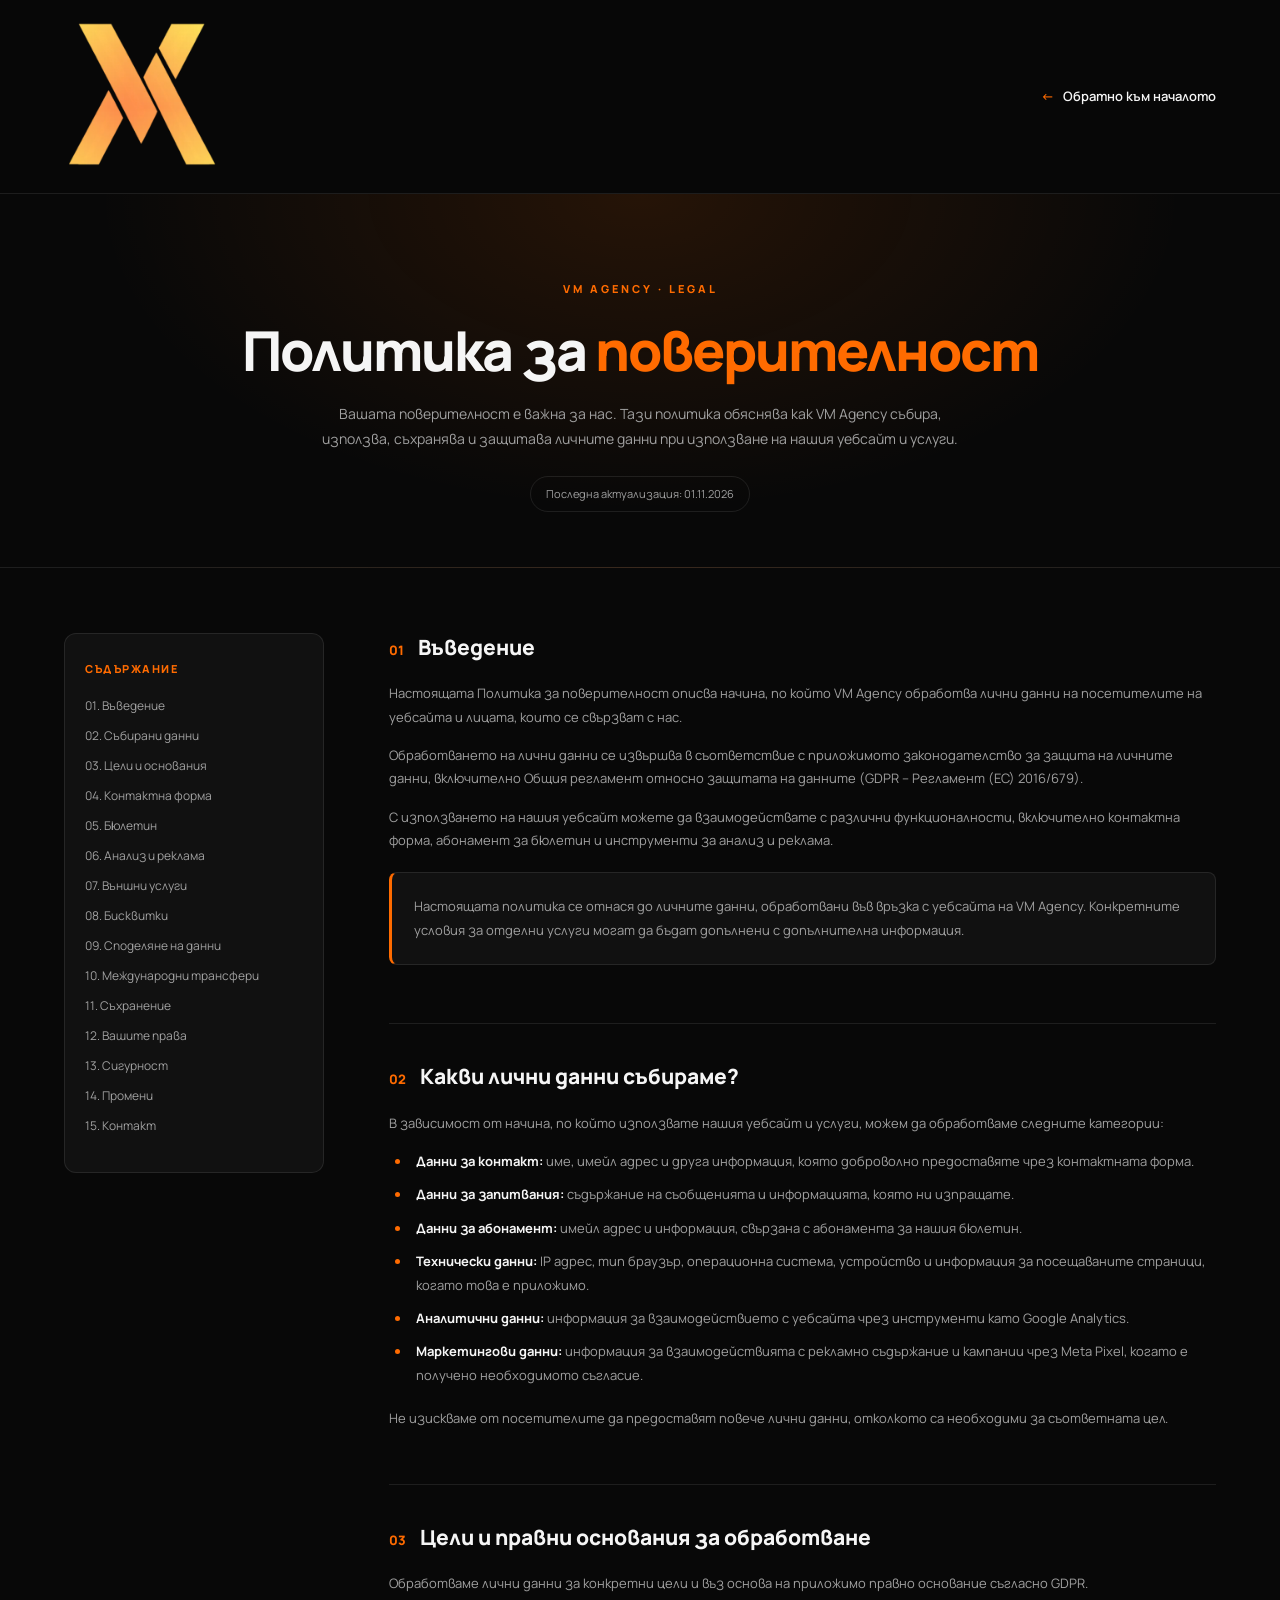
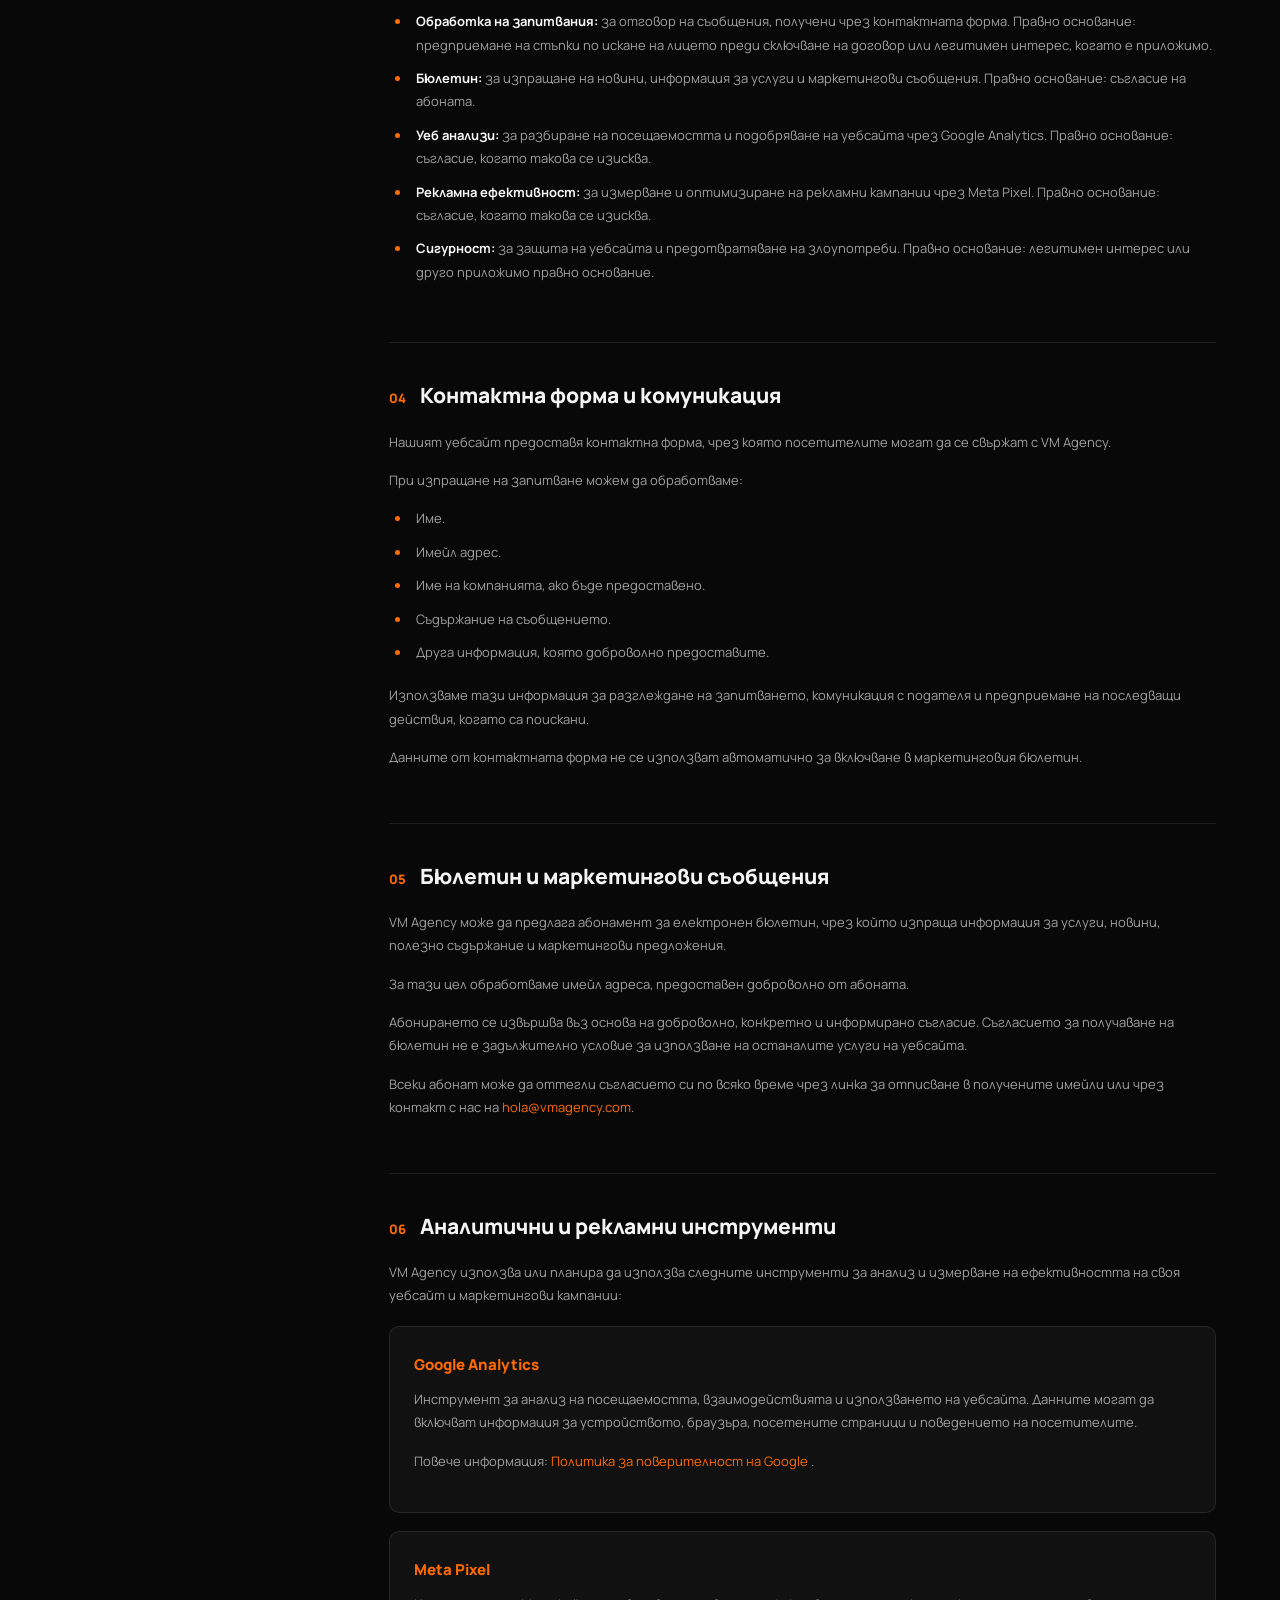
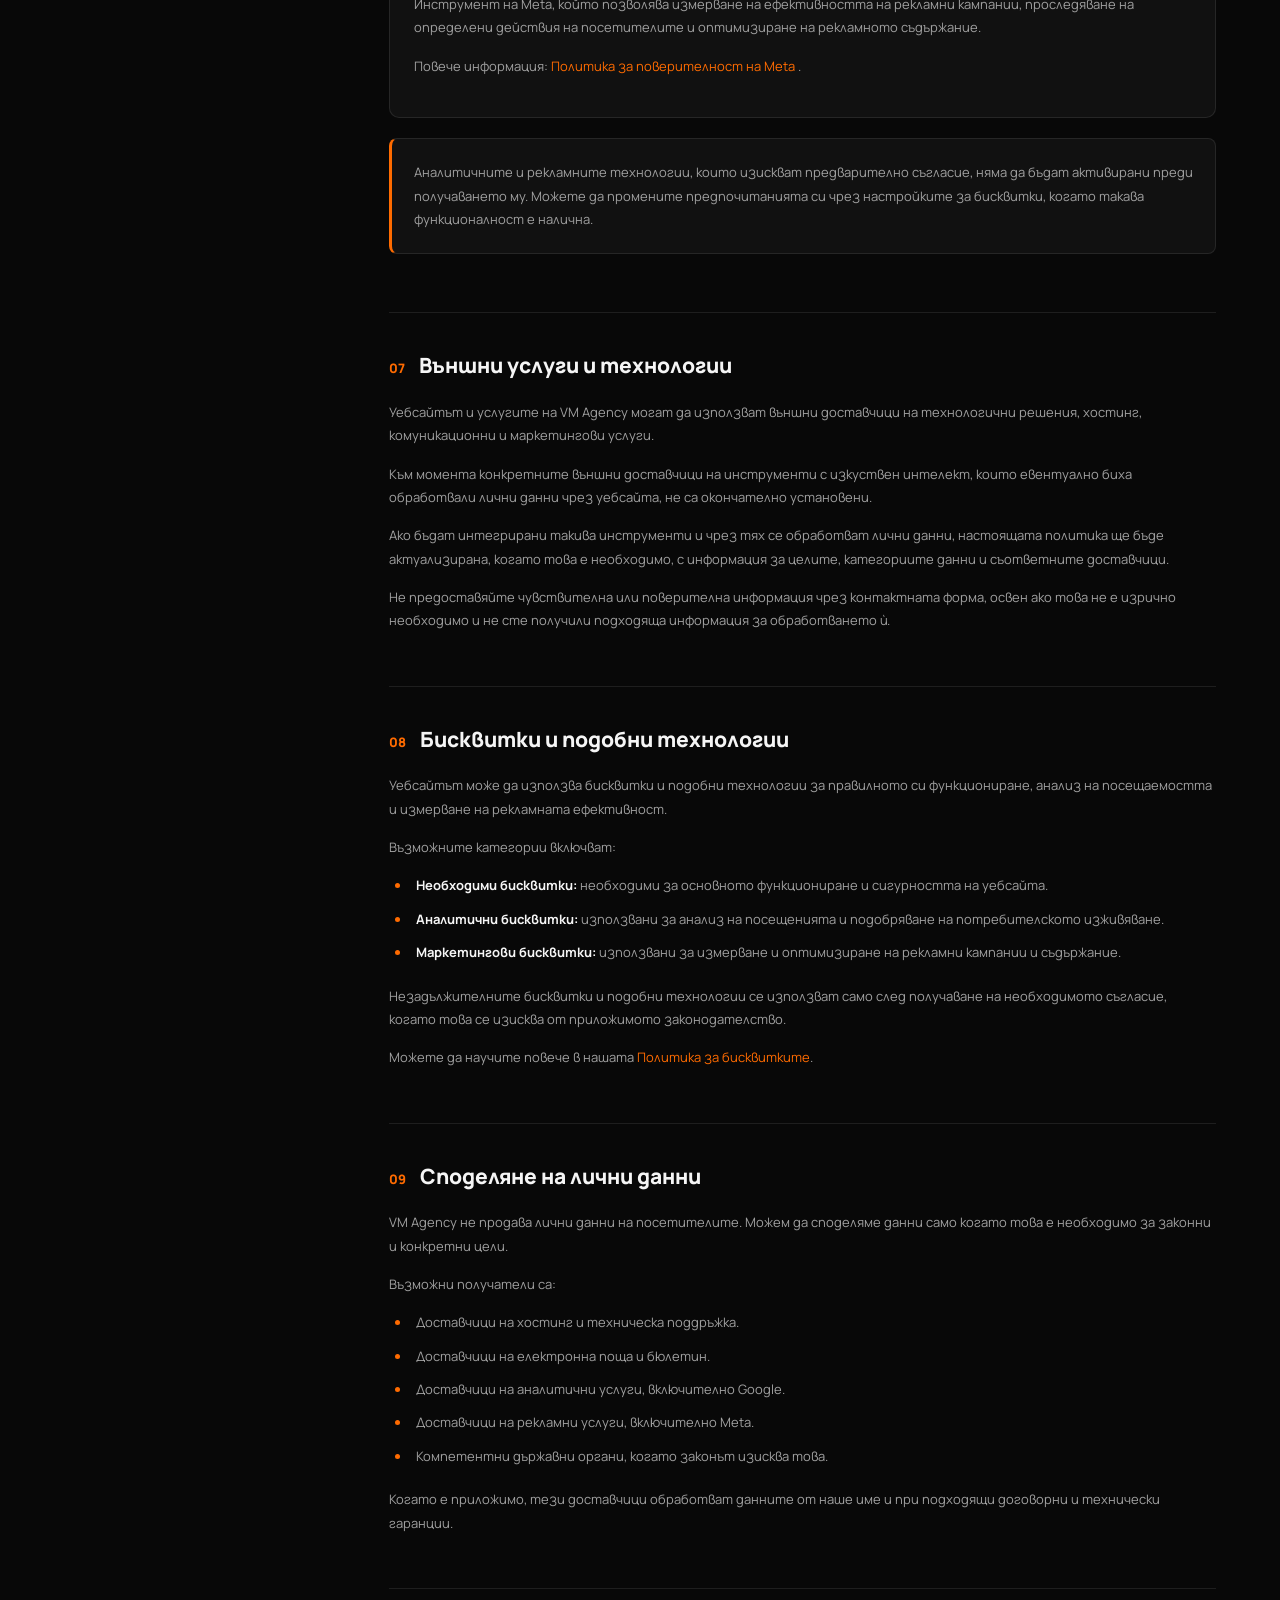
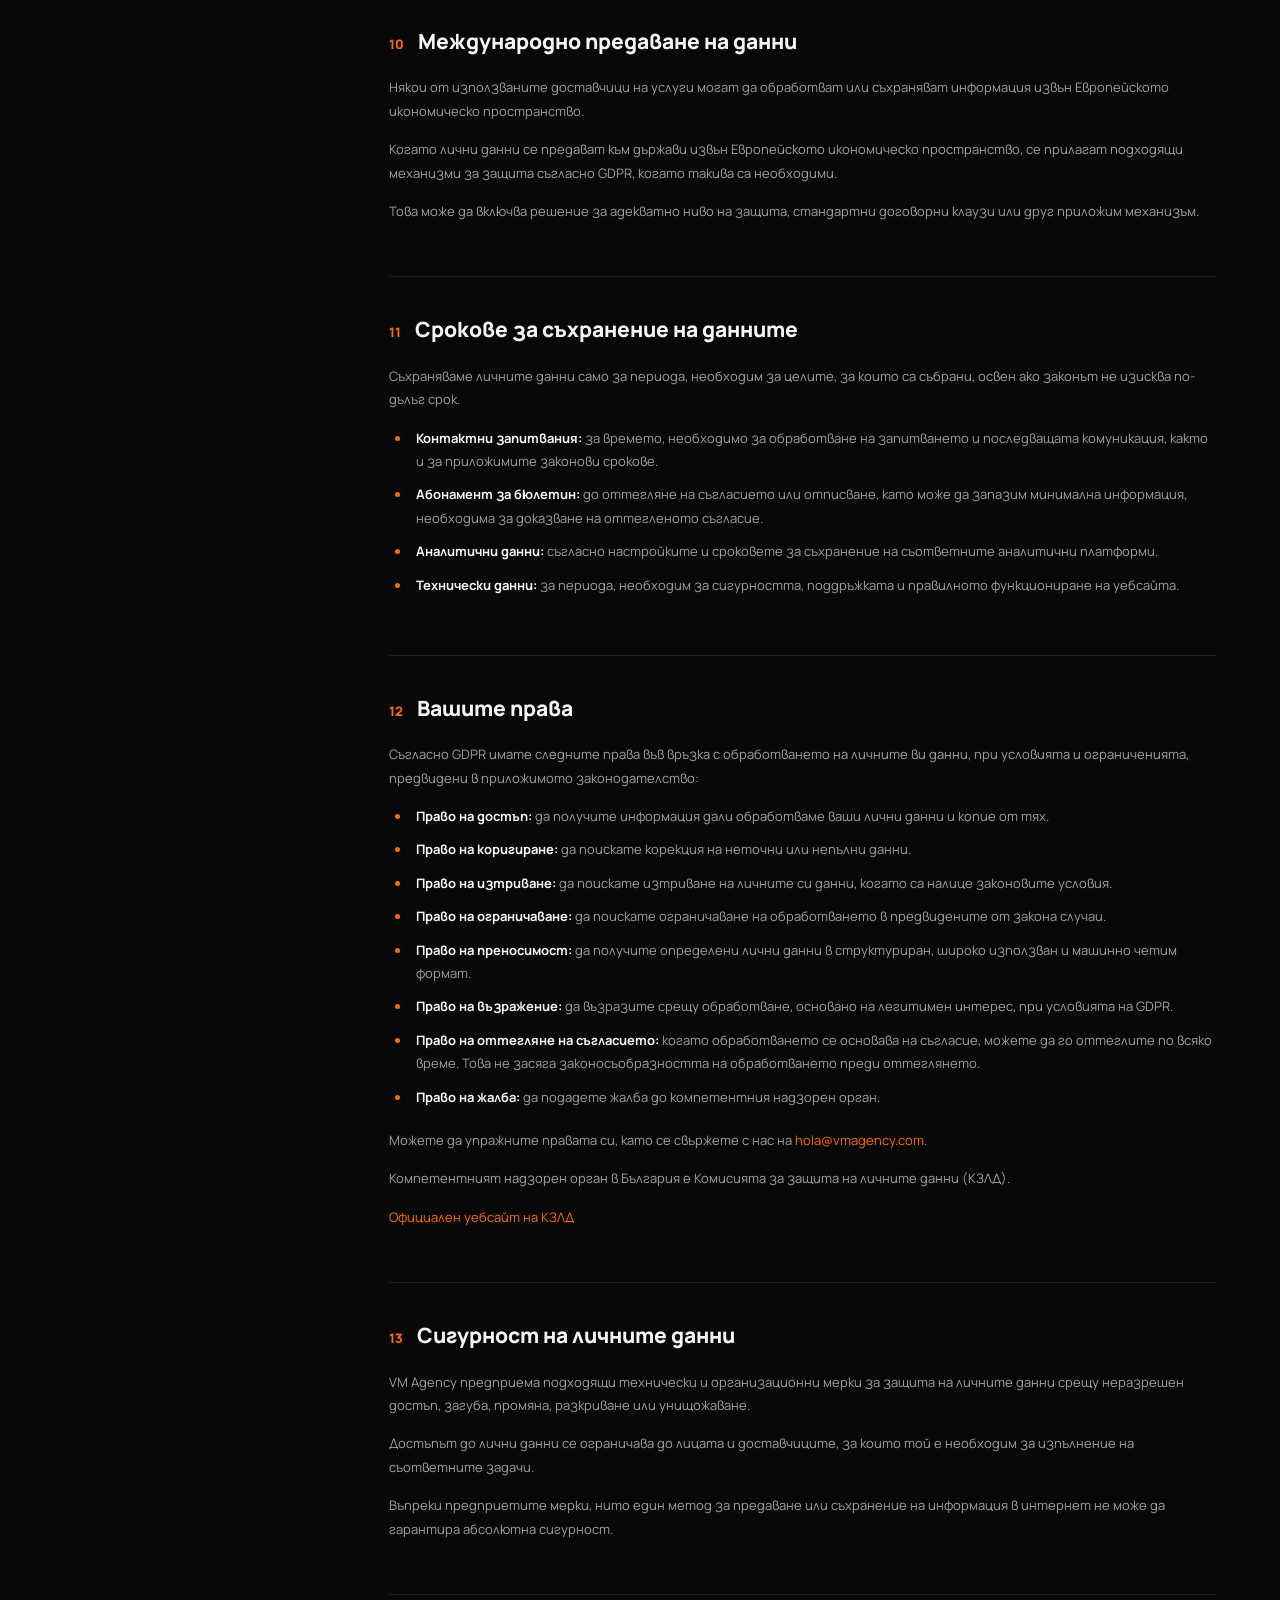
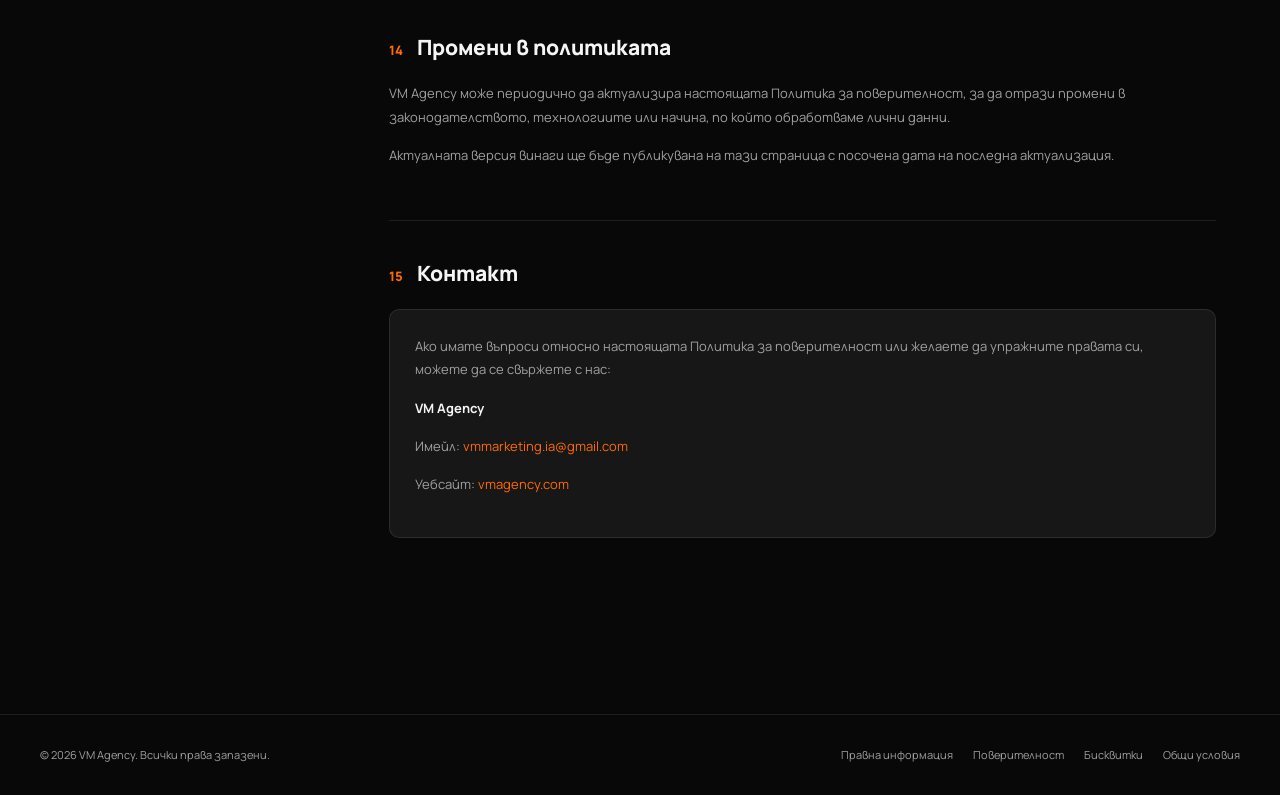
<file: legal/cookie-policy.html>
<!DOCTYPE html>
<html lang="bg">
<head>
    <meta charset="UTF-8">
    <meta name="viewport" content="width=device-width, initial-scale=1.0">

    <title>Политика за поверителност | VM Agency</title>
    <meta name="description" content="Политика за поверителност на VM Agency. Научете как събираме, използваме и защитаваме личните данни на посетителите на нашия уебсайт.">
    <meta name="robots" content="index, follow">

    <link rel="icon" href="../assets/favicon/favicon.ico">
    <link rel="preconnect" href="https://fonts.googleapis.com">
    <link rel="preconnect" href="https://fonts.gstatic.com" crossorigin>
    <link href="https://fonts.googleapis.com/css2?family=Manrope:wght@400;500;600;700;800&display=swap" rel="stylesheet">

    <style>
        :root {
            --bg: #080808;
            --surface: #111111;
            --surface-light: #171717;
            --text: #f5f5f5;
            --muted: #a0a0a0;
            --orange: #ff6b00;
            --border: rgba(255,255,255,0.09);
        }

        * {
            margin: 0;
            padding: 0;
            box-sizing: border-box;
        }

        html {
            scroll-behavior: smooth;
            scroll-padding-top: 100px;
        }

        body {
            font-family: 'Manrope', sans-serif;
            background: var(--bg);
            color: var(--text);
            line-height: 1.8;
        }

        a {
            color: var(--orange);
            text-decoration: none;
            transition: opacity 0.2s ease;
        }

        a:hover {
            opacity: 0.75;
        }

        .legal-header {
            border-bottom: 1px solid var(--border);
            background: rgba(8,8,8,0.95);
        }

        .header-inner {
            max-width: 1200px;
            margin: auto;
            padding: 22px 24px;
            display: flex;
            justify-content: space-between;
            align-items: center;
            gap: 20px;
        }

        .logo img {
            width: 155px;
            height: auto;
            display: block;
        }

        .back-link {
            color: var(--text);
            font-size: 13px;
            font-weight: 600;
        }

        .back-link span {
            color: var(--orange);
            margin-right: 6px;
        }

        .legal-hero {
            padding: 85px 24px 55px;
            text-align: center;
            border-bottom: 1px solid var(--border);
            background:
                radial-gradient(ellipse at 50% 0%, rgba(255,107,0,0.12), transparent 60%),
                var(--bg);
        }

        .eyebrow {
            color: var(--orange);
            font-size: 11px;
            font-weight: 800;
            letter-spacing: 3px;
            text-transform: uppercase;
            margin-bottom: 18px;
        }

        .legal-hero h1 {
            font-size: clamp(34px, 5vw, 55px);
            font-weight: 800;
            letter-spacing: -2px;
            line-height: 1.2;
            margin-bottom: 18px;
        }

        .legal-hero h1 span {
            color: var(--orange);
        }

        .hero-description {
            max-width: 650px;
            margin: auto;
            color: var(--muted);
            font-size: 14px;
        }

        .last-updated {
            display: inline-block;
            margin-top: 25px;
            padding: 7px 15px;
            border: 1px solid var(--border);
            border-radius: 30px;
            color: var(--muted);
            font-size: 11px;
        }

        .legal-layout {
            max-width: 1200px;
            margin: auto;
            padding: 65px 24px 100px;
            display: grid;
            grid-template-columns: 260px 1fr;
            gap: 65px;
            align-items: start;
        }

        .legal-sidebar {
            position: sticky;
            top: 30px;
            background: var(--surface);
            border: 1px solid var(--border);
            border-radius: 12px;
            padding: 25px 20px;
        }

        .sidebar-title {
            font-size: 11px;
            font-weight: 800;
            letter-spacing: 1.5px;
            color: var(--orange);
            text-transform: uppercase;
            margin-bottom: 18px;
        }

        .legal-sidebar ul {
            list-style: none;
        }

        .legal-sidebar li {
            margin-bottom: 12px;
        }

        .legal-sidebar a {
            color: var(--muted);
            font-size: 12px;
            line-height: 1.5;
            display: block;
        }

        .legal-sidebar a:hover {
            color: var(--orange);
        }

        .legal-content {
            min-width: 0;
        }

        .legal-block {
            padding-bottom: 38px;
            margin-bottom: 38px;
            border-bottom: 1px solid var(--border);
        }

        .legal-block:last-child {
            border-bottom: none;
        }

        .legal-block h2 {
            font-size: 21px;
            font-weight: 800;
            margin-bottom: 20px;
            line-height: 1.4;
        }

        .legal-block h2 span {
            color: var(--orange);
            font-size: 13px;
            margin-right: 10px;
        }

        .legal-block h3 {
            font-size: 15px;
            font-weight: 800;
            margin-bottom: 10px;
        }

        .legal-block p {
            color: var(--muted);
            font-size: 13px;
            margin-bottom: 15px;
        }

        .legal-block ul {
            padding-left: 22px;
            margin: 15px 0 20px;
        }

        .legal-block li {
            color: var(--muted);
            font-size: 13px;
            margin-bottom: 10px;
            padding-left: 5px;
        }

        .legal-block li::marker {
            color: var(--orange);
        }

        .legal-block strong {
            color: var(--text);
            font-weight: 700;
        }

        .info-card {
            background: var(--surface);
            border: 1px solid var(--border);
            border-left: 3px solid var(--orange);
            padding: 22px;
            border-radius: 8px;
            margin: 20px 0;
        }

        .info-card p:last-child {
            margin-bottom: 0;
        }

        .provider-card {
            background: var(--surface);
            border: 1px solid var(--border);
            padding: 24px;
            border-radius: 10px;
            margin: 18px 0;
        }

        .provider-card h3 {
            color: var(--orange);
        }

        .legal-contact {
            background: var(--surface-light);
            border: 1px solid var(--border);
            padding: 25px;
            border-radius: 10px;
        }

        .legal-footer {
            border-top: 1px solid var(--border);
            padding: 30px 24px;
        }

        .footer-inner {
            max-width: 1200px;
            margin: auto;
            display: flex;
            justify-content: space-between;
            align-items: center;
            gap: 20px;
            flex-wrap: wrap;
        }

        .footer-copy {
            color: var(--muted);
            font-size: 11px;
        }

        .footer-links {
            display: flex;
            gap: 20px;
            flex-wrap: wrap;
        }

        .footer-links a {
            color: var(--muted);
            font-size: 11px;
        }

        .footer-links a:hover {
            color: var(--orange);
        }

        @media (max-width: 850px) {
            .legal-layout {
                grid-template-columns: 1fr;
                gap: 35px;
                padding-top: 40px;
            }

            .legal-sidebar {
                position: static;
            }

            .legal-sidebar ul {
                display: grid;
                grid-template-columns: repeat(2, 1fr);
                gap: 8px 15px;
            }

            .legal-sidebar li {
                margin: 0;
            }
        }

        @media (max-width: 550px) {
            .header-inner {
                padding: 18px;
            }

            .logo img {
                width: 125px;
            }

            .legal-hero {
                padding: 60px 20px 40px;
            }

            .legal-layout {
                padding: 35px 18px 65px;
            }

            .legal-block h2 {
                font-size: 19px;
            }

            .legal-sidebar ul {
                grid-template-columns: 1fr;
            }

            .footer-inner {
                flex-direction: column;
                align-items: flex-start;
            }
        }
    </style>
</head>

<body>

<header class="legal-header">
    <div class="header-inner">

        <a href="../index.html" class="logo">
            <img src="../assets/logos/logo.webp" alt="VM Agency">
        </a>

        <a href="../index.html" class="back-link">
            <span>←</span> Обратно към началото
        </a>

    </div>
</header>

<section class="legal-hero">

    <div class="eyebrow">VM AGENCY · LEGAL</div>

    <h1>Политика за <span>поверителност</span></h1>

    <p class="hero-description">
        Вашата поверителност е важна за нас. Тази политика обяснява
        как VM Agency събира, използва, съхранява и защитава личните
        данни при използване на нашия уебсайт и услуги.
    </p>

    <div class="last-updated">
        Последна актуализация: 01.11.2026
    </div>

</section>

<main class="legal-layout">

    <aside class="legal-sidebar">

        <div class="sidebar-title">Съдържание</div>

        <ul>
            <li><a href="#introduction">01. Въведение</a></li>
            <li><a href="#data">02. Събирани данни</a></li>
            <li><a href="#purposes">03. Цели и основания</a></li>
            <li><a href="#contact-form">04. Контактна форма</a></li>
            <li><a href="#newsletter">05. Бюлетин</a></li>
            <li><a href="#analytics">06. Анализ и реклама</a></li>
            <li><a href="#external-tools">07. Външни услуги</a></li>
            <li><a href="#cookies">08. Бисквитки</a></li>
            <li><a href="#sharing">09. Споделяне на данни</a></li>
            <li><a href="#transfers">10. Международни трансфери</a></li>
            <li><a href="#retention">11. Съхранение</a></li>
            <li><a href="#rights">12. Вашите права</a></li>
            <li><a href="#security">13. Сигурност</a></li>
            <li><a href="#changes">14. Промени</a></li>
            <li><a href="#contact">15. Контакт</a></li>
        </ul>

    </aside>

    <div class="legal-content">

        <section class="legal-block" id="introduction">

            <h2><span>01</span> Въведение</h2>

            <p>
                Настоящата Политика за поверителност описва начина,
                по който VM Agency обработва лични данни на посетителите
                на уебсайта и лицата, които се свързват с нас.
            </p>

            <p>
                Обработването на лични данни се извършва в съответствие
                с приложимото законодателство за защита на личните данни,
                включително Общия регламент относно защитата на данните
                (GDPR – Регламент (ЕС) 2016/679).
            </p>

            <p>
                С използването на нашия уебсайт можете да взаимодействате
                с различни функционалности, включително контактна форма,
                абонамент за бюлетин и инструменти за анализ и реклама.
            </p>

            <div class="info-card">
                <p>
                    Настоящата политика се отнася до личните данни,
                    обработвани във връзка с уебсайта на VM Agency.
                    Конкретните условия за отделни услуги могат да бъдат
                    допълнени с допълнителна информация.
                </p>
            </div>

        </section>

        <section class="legal-block" id="data">

            <h2><span>02</span> Какви лични данни събираме?</h2>

            <p>
                В зависимост от начина, по който използвате нашия
                уебсайт и услуги, можем да обработваме следните категории:
            </p>

            <ul>
                <li>
                    <strong>Данни за контакт:</strong>
                    име, имейл адрес и друга информация, която доброволно
                    предоставяте чрез контактната форма.
                </li>

                <li>
                    <strong>Данни за запитвания:</strong>
                    съдържание на съобщенията и информацията,
                    която ни изпращате.
                </li>

                <li>
                    <strong>Данни за абонамент:</strong>
                    имейл адрес и информация, свързана с абонамента
                    за нашия бюлетин.
                </li>

                <li>
                    <strong>Технически данни:</strong>
                    IP адрес, тип браузър, операционна система,
                    устройство и информация за посещаваните страници,
                    когато това е приложимо.
                </li>

                <li>
                    <strong>Аналитични данни:</strong>
                    информация за взаимодействието с уебсайта
                    чрез инструменти като Google Analytics.
                </li>

                <li>
                    <strong>Маркетингови данни:</strong>
                    информация за взаимодействията с рекламно съдържание
                    и кампании чрез Meta Pixel, когато е получено
                    необходимото съгласие.
                </li>
            </ul>

            <p>
                Не изискваме от посетителите да предоставят повече
                лични данни, отколкото са необходими за съответната цел.
            </p>

        </section>

        <section class="legal-block" id="purposes">

            <h2><span>03</span> Цели и правни основания за обработване</h2>

            <p>
                Обработваме лични данни за конкретни цели и въз основа
                на приложимо правно основание съгласно GDPR.
            </p>

            <ul>

                <li>
                    <strong>Обработка на запитвания:</strong>
                    за отговор на съобщения, получени чрез контактната форма.
                    Правно основание: предприемане на стъпки по искане
                    на лицето преди сключване на договор или легитимен
                    интерес, когато е приложимо.
                </li>

                <li>
                    <strong>Бюлетин:</strong>
                    за изпращане на новини, информация за услуги
                    и маркетингови съобщения.
                    Правно основание: съгласие на абоната.
                </li>

                <li>
                    <strong>Уеб анализи:</strong>
                    за разбиране на посещаемостта и подобряване
                    на уебсайта чрез Google Analytics.
                    Правно основание: съгласие, когато такова се изисква.
                </li>

                <li>
                    <strong>Рекламна ефективност:</strong>
                    за измерване и оптимизиране на рекламни кампании
                    чрез Meta Pixel.
                    Правно основание: съгласие, когато такова се изисква.
                </li>

                <li>
                    <strong>Сигурност:</strong>
                    за защита на уебсайта и предотвратяване на злоупотреби.
                    Правно основание: легитимен интерес или друго
                    приложимо правно основание.
                </li>

            </ul>

        </section>

        <section class="legal-block" id="contact-form">

            <h2><span>04</span> Контактна форма и комуникация</h2>

            <p>
                Нашият уебсайт предоставя контактна форма, чрез която
                посетителите могат да се свържат с VM Agency.
            </p>

            <p>При изпращане на запитване можем да обработваме:</p>

            <ul>
                <li>Име.</li>
                <li>Имейл адрес.</li>
                <li>Име на компанията, ако бъде предоставено.</li>
                <li>Съдържание на съобщението.</li>
                <li>Друга информация, която доброволно предоставите.</li>
            </ul>

            <p>
                Използваме тази информация за разглеждане на запитването,
                комуникация с подателя и предприемане на последващи
                действия, когато са поискани.
            </p>

            <p>
                Данните от контактната форма не се използват автоматично
                за включване в маркетинговия бюлетин.
            </p>

        </section>

        <section class="legal-block" id="newsletter">

            <h2><span>05</span> Бюлетин и маркетингови съобщения</h2>

            <p>
                VM Agency може да предлага абонамент за електронен
                бюлетин, чрез който изпраща информация за услуги,
                новини, полезно съдържание и маркетингови предложения.
            </p>

            <p>
                За тази цел обработваме имейл адреса, предоставен
                доброволно от абоната.
            </p>

            <p>
                Абонирането се извършва въз основа на доброволно,
                конкретно и информирано съгласие.
                Съгласието за получаване на бюлетин не е задължително
                условие за използване на останалите услуги на уебсайта.
            </p>

            <p>
                Всеки абонат може да оттегли съгласието си по всяко време
                чрез линка за отписване в получените имейли или чрез
                контакт с нас на
                <a href="mailto:hola@vmagency.com">hola@vmagency.com</a>.
            </p>

        </section>

        <section class="legal-block" id="analytics">

            <h2><span>06</span> Аналитични и рекламни инструменти</h2>

            <p>
                VM Agency използва или планира да използва следните
                инструменти за анализ и измерване на ефективността
                на своя уебсайт и маркетингови кампании:
            </p>

            <div class="provider-card">

                <h3>Google Analytics</h3>

                <p>
                    Инструмент за анализ на посещаемостта,
                    взаимодействията и използването на уебсайта.
                    Данните могат да включват информация за устройството,
                    браузъра, посетените страници и поведението
                    на посетителите.
                </p>

                <p>
                    Повече информация:
                    <a href="https://policies.google.com/privacy"
                       target="_blank"
                       rel="noopener noreferrer">
                        Политика за поверителност на Google
                    </a>.
                </p>

            </div>

            <div class="provider-card">

                <h3>Meta Pixel</h3>

                <p>
                    Инструмент на Meta, който позволява измерване
                    на ефективността на рекламни кампании, проследяване
                    на определени действия на посетителите и
                    оптимизиране на рекламното съдържание.
                </p>

                <p>
                    Повече информация:
                    <a href="https://www.facebook.com/privacy/policy/"
                       target="_blank"
                       rel="noopener noreferrer">
                        Политика за поверителност на Meta
                    </a>.
                </p>

            </div>

            <div class="info-card">

                <p>
                    Аналитичните и рекламните технологии, които изискват
                    предварително съгласие, няма да бъдат активирани
                    преди получаването му. Можете да промените
                    предпочитанията си чрез настройките за бисквитки,
                    когато такава функционалност е налична.
                </p>

            </div>

        </section>

        <section class="legal-block" id="external-tools">

            <h2><span>07</span> Външни услуги и технологии</h2>

            <p>
                Уебсайтът и услугите на VM Agency могат да използват
                външни доставчици на технологични решения, хостинг,
                комуникационни и маркетингови услуги.
            </p>

            <p>
                Към момента конкретните външни доставчици на инструменти
                с изкуствен интелект, които евентуално биха обработвали
                лични данни чрез уебсайта, не са окончателно установени.
            </p>

            <p>
                Ако бъдат интегрирани такива инструменти и чрез тях
                се обработват лични данни, настоящата политика ще бъде
                актуализирана, когато това е необходимо, с информация
                за целите, категориите данни и съответните доставчици.
            </p>

            <p>
                Не предоставяйте чувствителна или поверителна информация
                чрез контактната форма, освен ако това не е изрично
                необходимо и не сте получили подходяща информация
                за обработването ѝ.
            </p>

        </section>

        <section class="legal-block" id="cookies">

            <h2><span>08</span> Бисквитки и подобни технологии</h2>

            <p>
                Уебсайтът може да използва бисквитки и подобни технологии
                за правилното си функциониране, анализ на посещаемостта
                и измерване на рекламната ефективност.
            </p>

            <p>Възможните категории включват:</p>

            <ul>
                <li>
                    <strong>Необходими бисквитки:</strong>
                    необходими за основното функциониране и сигурността
                    на уебсайта.
                </li>

                <li>
                    <strong>Аналитични бисквитки:</strong>
                    използвани за анализ на посещенията и подобряване
                    на потребителското изживяване.
                </li>

                <li>
                    <strong>Маркетингови бисквитки:</strong>
                    използвани за измерване и оптимизиране на рекламни
                    кампании и съдържание.
                </li>
            </ul>

            <p>
                Незадължителните бисквитки и подобни технологии се
                използват само след получаване на необходимото съгласие,
                когато това се изисква от приложимото законодателство.
            </p>

            <p>
                Можете да научите повече в нашата
                <a href="cookie-policy.html">Политика за бисквитките</a>.
            </p>

        </section>

        <section class="legal-block" id="sharing">

            <h2><span>09</span> Споделяне на лични данни</h2>

            <p>
                VM Agency не продава лични данни на посетителите.
                Можем да споделяме данни само когато това е необходимо
                за законни и конкретни цели.
            </p>

            <p>Възможни получатели са:</p>

            <ul>
                <li>Доставчици на хостинг и техническа поддръжка.</li>
                <li>Доставчици на електронна поща и бюлетин.</li>
                <li>Доставчици на аналитични услуги, включително Google.</li>
                <li>Доставчици на рекламни услуги, включително Meta.</li>
                <li>Компетентни държавни органи, когато законът изисква това.</li>
            </ul>

            <p>
                Когато е приложимо, тези доставчици обработват данните
                от наше име и при подходящи договорни и технически
                гаранции.
            </p>

        </section>

        <section class="legal-block" id="transfers">

            <h2><span>10</span> Международно предаване на данни</h2>

            <p>
                Някои от използваните доставчици на услуги могат
                да обработват или съхраняват информация извън
                Европейското икономическо пространство.
            </p>

            <p>
                Когато лични данни се предават към държави извън
                Европейското икономическо пространство, се прилагат
                подходящи механизми за защита съгласно GDPR,
                когато такива са необходими.
            </p>

            <p>
                Това може да включва решение за адекватно ниво на защита,
                стандартни договорни клаузи или друг приложим механизъм.
            </p>

        </section>

        <section class="legal-block" id="retention">

            <h2><span>11</span> Срокове за съхранение на данните</h2>

            <p>
                Съхраняваме личните данни само за периода,
                необходим за целите, за които са събрани,
                освен ако законът не изисква по-дълъг срок.
            </p>

            <ul>

                <li>
                    <strong>Контактни запитвания:</strong>
                    за времето, необходимо за обработване на запитването
                    и последващата комуникация, както и за приложимите
                    законови срокове.
                </li>

                <li>
                    <strong>Абонамент за бюлетин:</strong>
                    до оттегляне на съгласието или отписване,
                    като може да запазим минимална информация,
                    необходима за доказване на оттегленото съгласие.
                </li>

                <li>
                    <strong>Аналитични данни:</strong>
                    съгласно настройките и сроковете за съхранение
                    на съответните аналитични платформи.
                </li>

                <li>
                    <strong>Технически данни:</strong>
                    за периода, необходим за сигурността,
                    поддръжката и правилното функциониране на уебсайта.
                </li>

            </ul>

        </section>

        <section class="legal-block" id="rights">

            <h2><span>12</span> Вашите права</h2>

            <p>
                Съгласно GDPR имате следните права във връзка
                с обработването на личните ви данни, при условията
                и ограниченията, предвидени в приложимото законодателство:
            </p>

            <ul>
                <li>
                    <strong>Право на достъп:</strong>
                    да получите информация дали обработваме ваши лични данни
                    и копие от тях.
                </li>

                <li>
                    <strong>Право на коригиране:</strong>
                    да поискате корекция на неточни или непълни данни.
                </li>

                <li>
                    <strong>Право на изтриване:</strong>
                    да поискате изтриване на личните си данни,
                    когато са налице законовите условия.
                </li>

                <li>
                    <strong>Право на ограничаване:</strong>
                    да поискате ограничаване на обработването
                    в предвидените от закона случаи.
                </li>

                <li>
                    <strong>Право на преносимост:</strong>
                    да получите определени лични данни в структуриран,
                    широко използван и машинно четим формат.
                </li>

                <li>
                    <strong>Право на възражение:</strong>
                    да възразите срещу обработване, основано на легитимен
                    интерес, при условията на GDPR.
                </li>

                <li>
                    <strong>Право на оттегляне на съгласието:</strong>
                    когато обработването се основава на съгласие,
                    можете да го оттеглите по всяко време.
                    Това не засяга законосъобразността на обработването
                    преди оттеглянето.
                </li>

                <li>
                    <strong>Право на жалба:</strong>
                    да подадете жалба до компетентния надзорен орган.
                </li>
            </ul>

            <p>
                Можете да упражните правата си, като се свържете
                с нас на
                <a href="mailto:hola@vmagency.com">hola@vmagency.com</a>.
            </p>

            <p>
                Компетентният надзорен орган в България е Комисията
                за защита на личните данни (КЗЛД).
            </p>

            <p>
                <a href="https://cpdp.bg/"
                   target="_blank"
                   rel="noopener noreferrer">
                    Официален уебсайт на КЗЛД
                </a>
            </p>

        </section>

        <section class="legal-block" id="security">

            <h2><span>13</span> Сигурност на личните данни</h2>

            <p>
                VM Agency предприема подходящи технически и организационни
                мерки за защита на личните данни срещу неразрешен достъп,
                загуба, промяна, разкриване или унищожаване.
            </p>

            <p>
                Достъпът до лични данни се ограничава до лицата
                и доставчиците, за които той е необходим за изпълнение
                на съответните задачи.
            </p>

            <p>
                Въпреки предприетите мерки, нито един метод за предаване
                или съхранение на информация в интернет не може да
                гарантира абсолютна сигурност.
            </p>

        </section>

        <section class="legal-block" id="changes">

            <h2><span>14</span> Промени в политиката</h2>

            <p>
                VM Agency може периодично да актуализира настоящата
                Политика за поверителност, за да отрази промени
                в законодателството, технологиите или начина,
                по който обработваме лични данни.
            </p>

            <p>
                Актуалната версия винаги ще бъде публикувана
                на тази страница с посочена дата на последна актуализация.
            </p>

        </section>

        <section class="legal-block" id="contact">

            <h2><span>15</span> Контакт</h2>

            <div class="legal-contact">

                <p>
                    Ако имате въпроси относно настоящата Политика
                    за поверителност или желаете да упражните правата си,
                    можете да се свържете с нас:
                </p>

                <p>
                    <strong>VM Agency</strong>
                </p>

                <p>
                    Имейл:
                    <a href="mailto:vmmarketing.ia@gmail.com">
                        vmmarketing.ia@gmail.com
                    </a>
                </p>

                <p>
                    Уебсайт:
                    <a href="https://vmagency.com"
                       target="_blank"
                       rel="noopener noreferrer">
                        vmagency.com
                    </a>
                </p>

            </div>

        </section>

    </div>

</main>

<footer class="legal-footer">

    <div class="footer-inner">

        <div class="footer-copy">
            © 2026 VM Agency. Всички права запазени.
        </div>

        <div class="footer-links">
            <a href="legal-notice.html">Правна информация</a>
            <a href="privacy-policy.html">Поверителност</a>
            <a href="cookie-policy.html">Бисквитки</a>
            <a href="terms-conditions.html">Общи условия</a>
        </div>

    </div>

</footer>

</body>
</html>
</file>
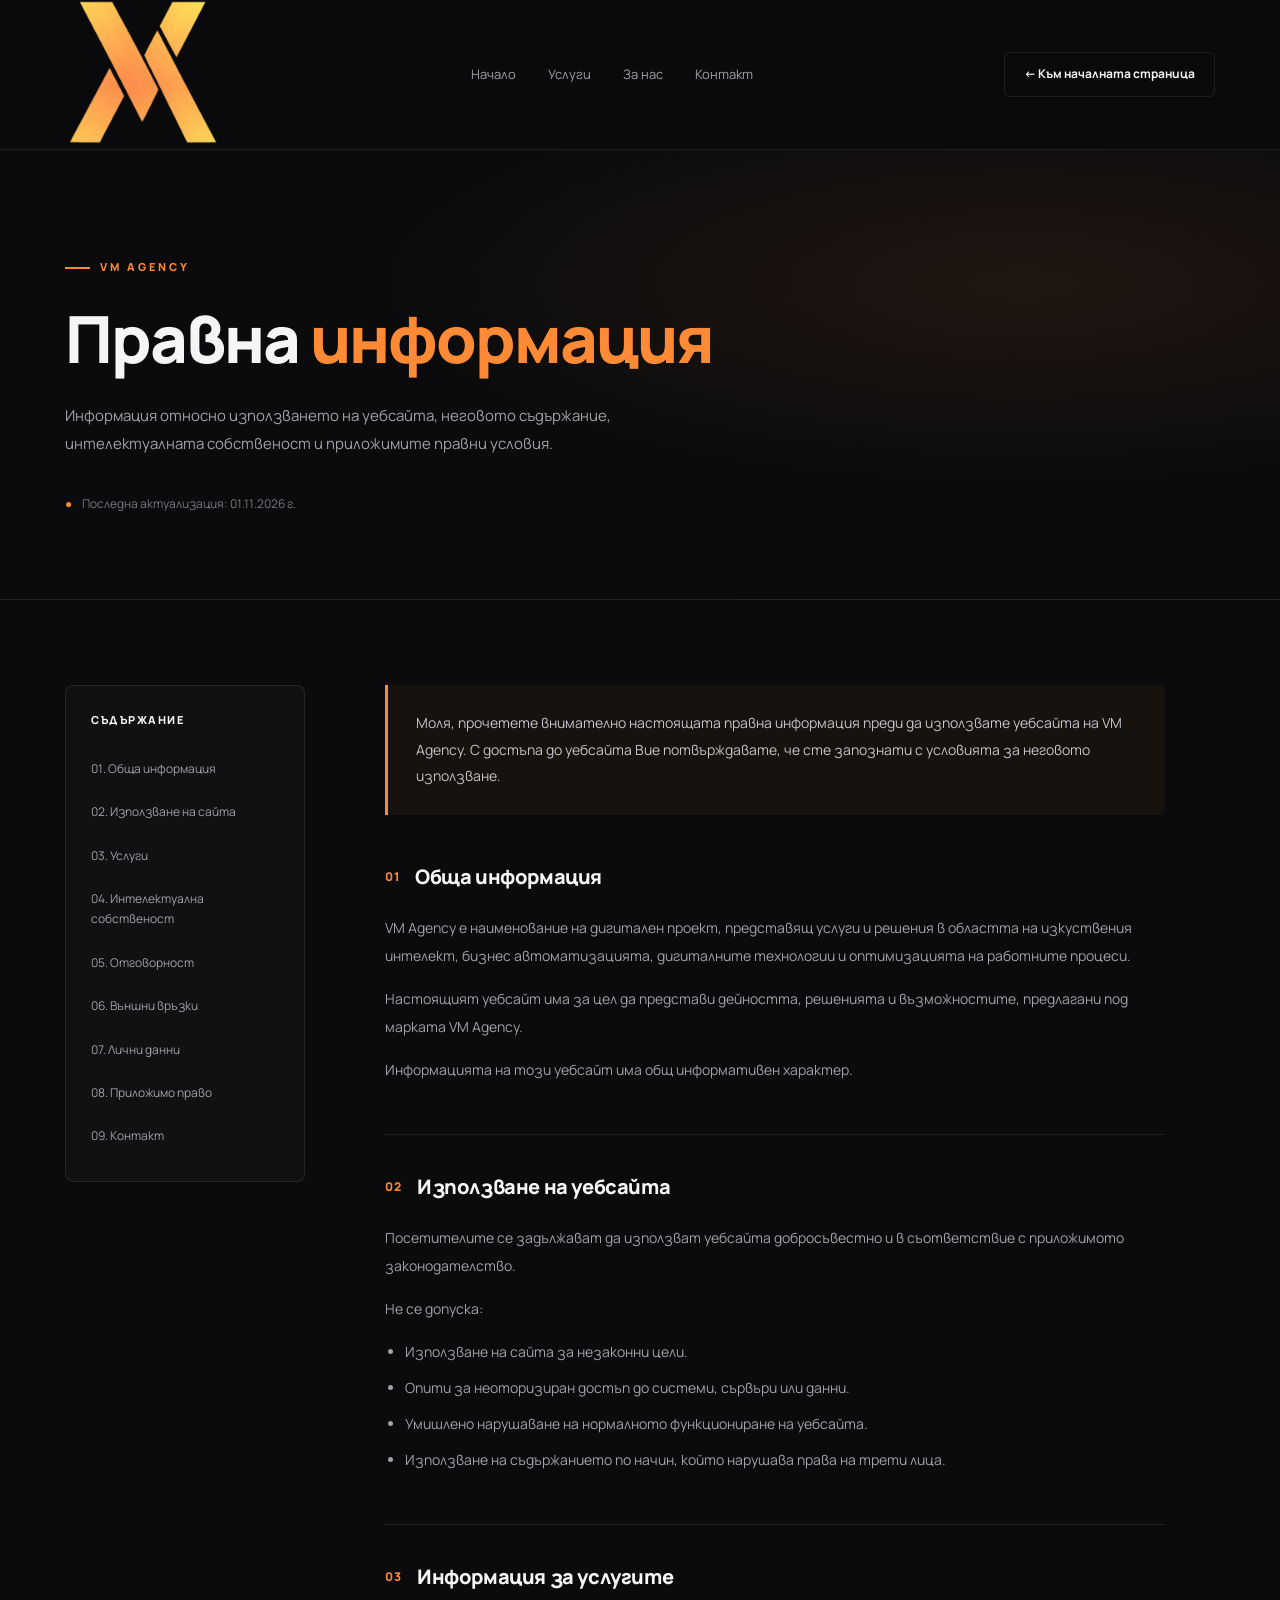
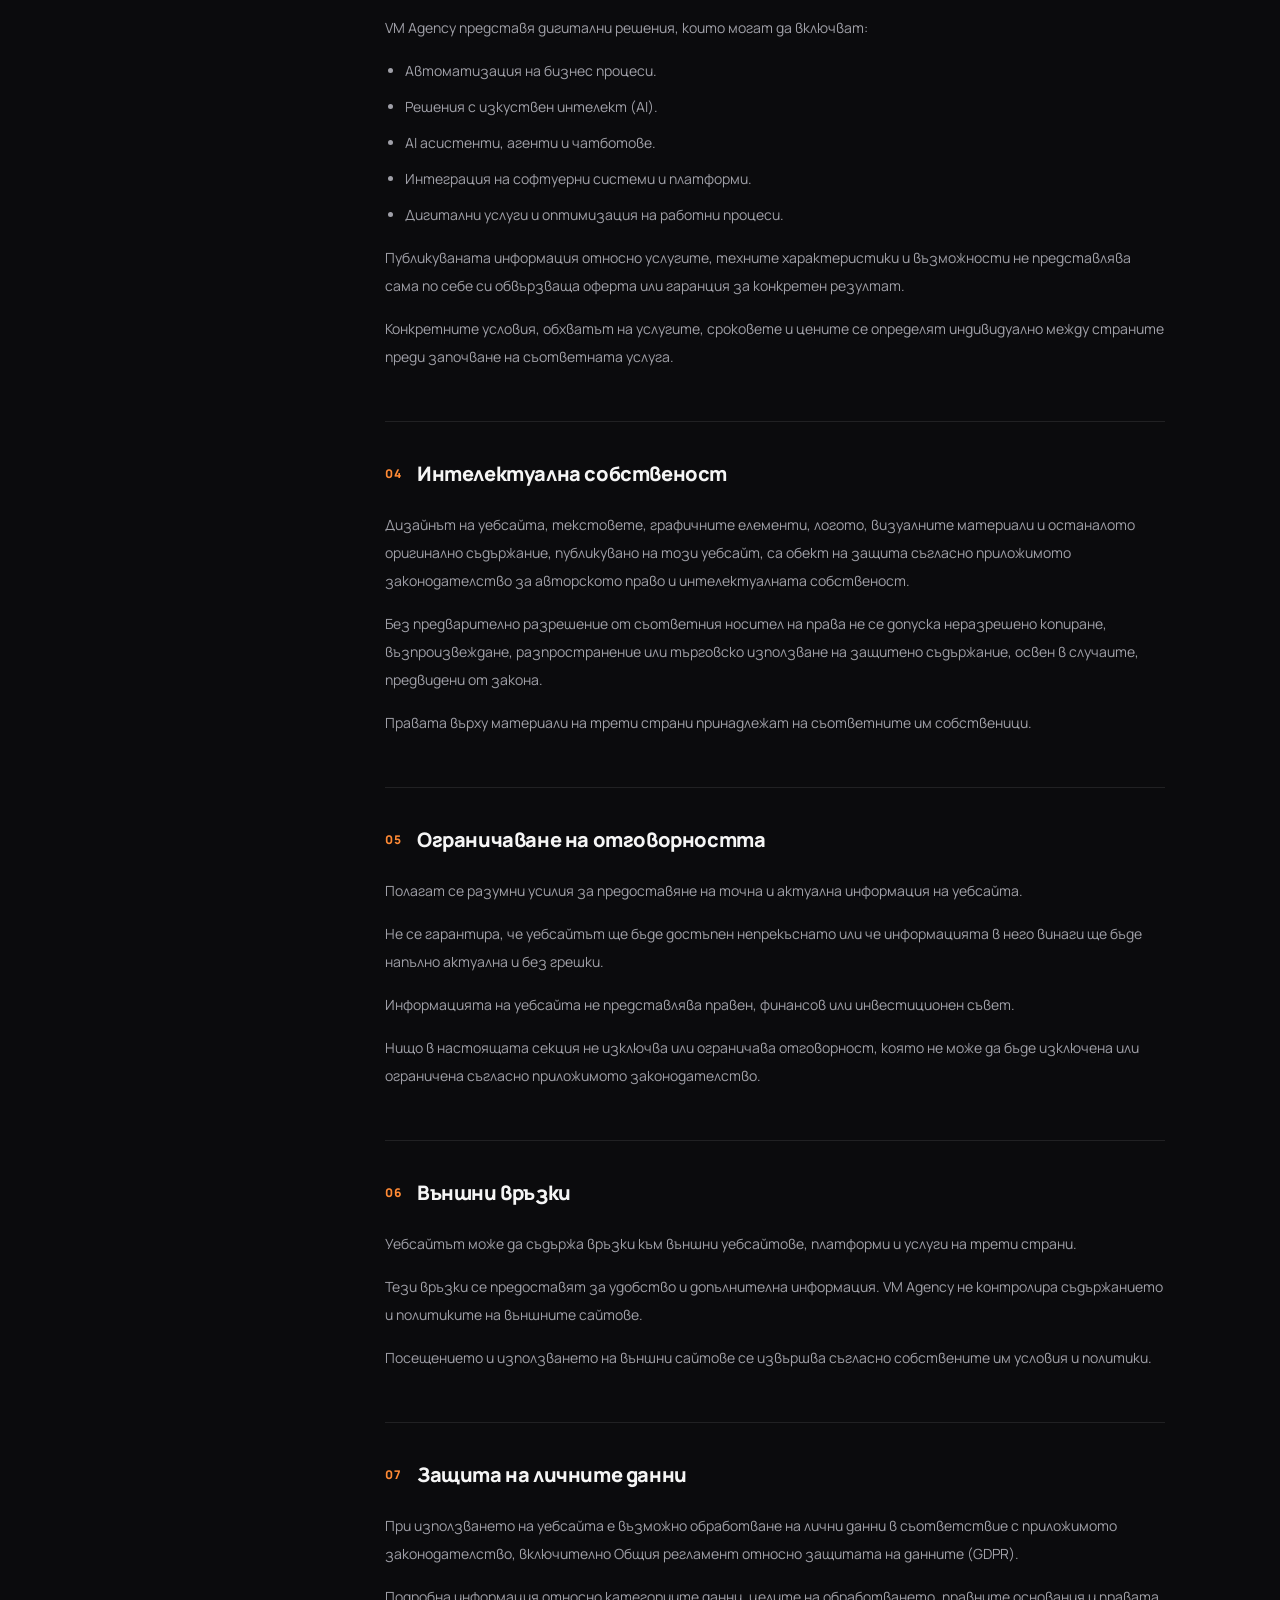
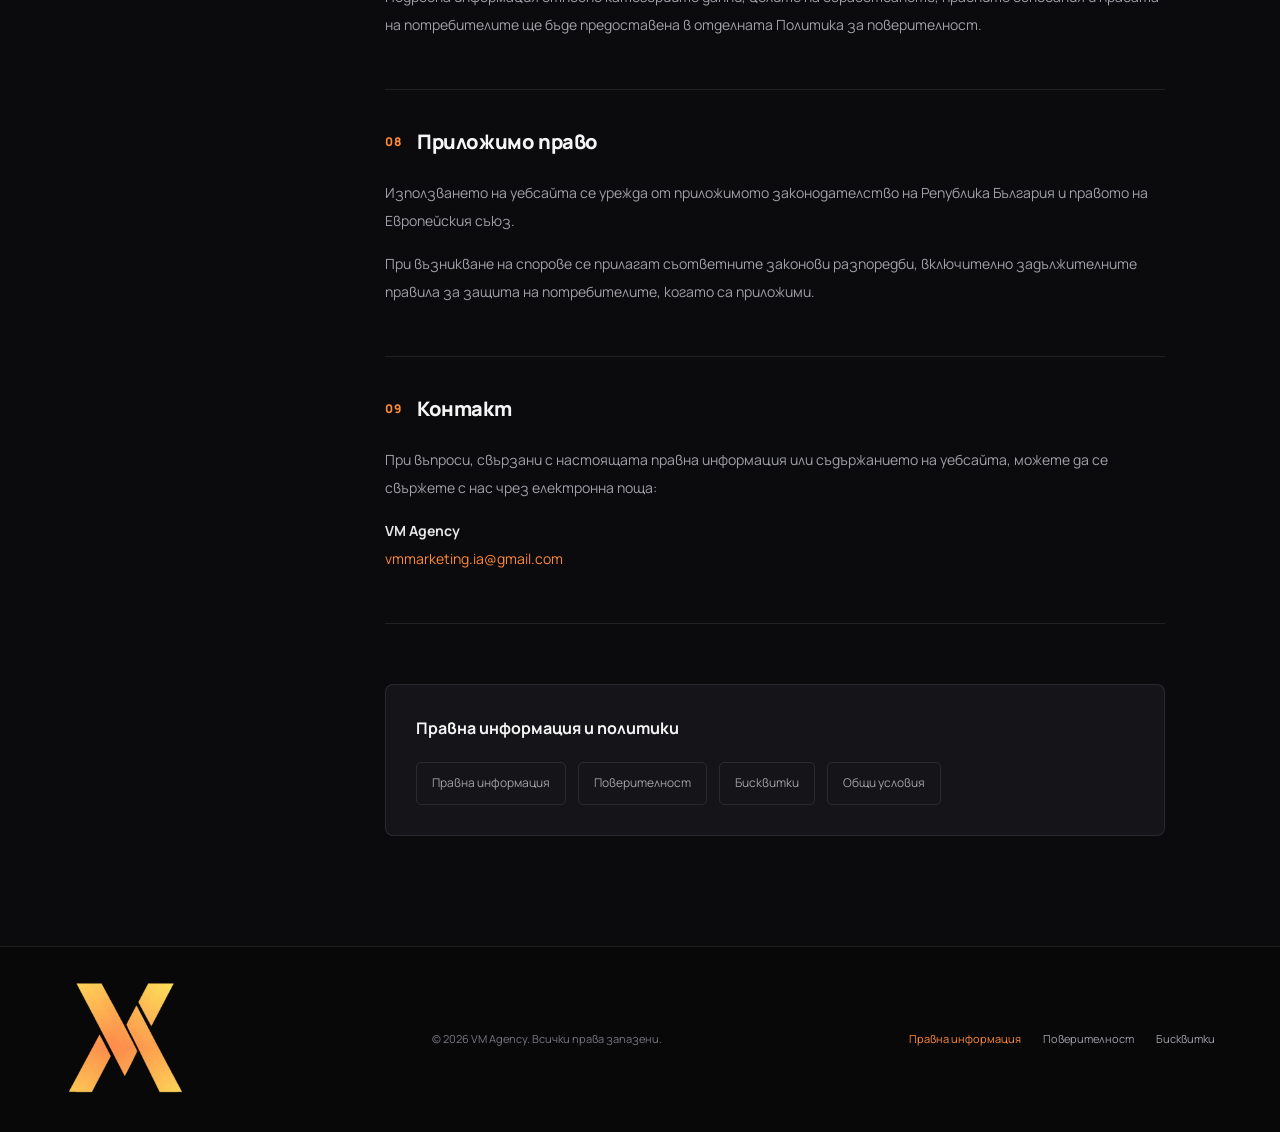
<file: legal/legal-notice.html>
<!DOCTYPE html>
<html lang="bg">
<head>
    <meta charset="UTF-8">
    <meta name="viewport" content="width=device-width, initial-scale=1.0">

    <meta name="description" content="Правна информация относно уебсайта на VM Agency, неговото съдържание и условията за използване.">

    <meta name="robots" content="index, follow">

    <title>Правна информация | VM Agency</title>

    <link rel="icon" href="../assets/favicon/favicon.ico">

    <link rel="preconnect" href="https://fonts.googleapis.com">
    <link rel="preconnect" href="https://fonts.gstatic.com" crossorigin>
    <link href="https://fonts.googleapis.com/css2?family=Manrope:wght@400;500;600;700;800&display=swap" rel="stylesheet">

    <style>
        :root {
            --bg: #0b0b0d;
            --bg-secondary: #111114;
            --surface: #151519;
            --text: #f5f5f5;
            --text-secondary: #a0a0a8;
            --accent: #ff8a35;
            --border: rgba(255,255,255,0.09);
            --container: 1150px;
        }

        * {
            margin: 0;
            padding: 0;
            box-sizing: border-box;
        }

        html {
            scroll-behavior: smooth;
        }

        body {
            font-family: 'Manrope', sans-serif;
            background: var(--bg);
            color: var(--text);
            line-height: 1.7;
            -webkit-font-smoothing: antialiased;
        }

        a {
            color: inherit;
            text-decoration: none;
        }

        .container {
            width: min(100% - 48px, var(--container));
            margin: 0 auto;
        }

        /* HEADER */

        .header {
            position: relative;
            z-index: 10;
            width: 100%;
            background: rgba(11,11,13,0.95);
            border-bottom: 1px solid var(--border);
        }

        .header__inner {
            min-height: 85px;
            display: flex;
            justify-content: space-between;
            align-items: center;
            gap: 25px;
        }

        .header__logo img {
            display: block;
            width: 155px;
            height: auto;
        }

        .header__nav {
            display: flex;
            align-items: center;
            gap: 32px;
        }

        .header__nav a {
            font-size: 13px;
            color: var(--text-secondary);
            transition: color .25s ease;
        }

        .header__nav a:hover {
            color: var(--accent);
        }

        .header__back {
            padding: 11px 19px;
            border: 1px solid var(--border);
            border-radius: 6px;
            font-size: 12px;
            font-weight: 700;
            transition: all .25s ease;
        }

        .header__back:hover {
            border-color: var(--accent);
            color: var(--accent);
        }

        /* HERO */

        .legal-hero {
            position: relative;
            overflow: hidden;
            padding: 100px 0 85px;
            background:
                radial-gradient(
                    ellipse at 80% 30%,
                    rgba(255,138,53,0.09),
                    transparent 45%
                ),
                var(--bg);
            border-bottom: 1px solid var(--border);
        }

        .legal-hero__content {
            max-width: 800px;
        }

        .legal-hero__label {
            display: inline-flex;
            align-items: center;
            gap: 10px;
            margin-bottom: 25px;
            color: var(--accent);
            font-size: 11px;
            font-weight: 800;
            letter-spacing: 3px;
            text-transform: uppercase;
        }

        .legal-hero__label::before {
            content: "";
            width: 25px;
            height: 2px;
            background: var(--accent);
        }

        .legal-hero h1 {
            font-size: clamp(38px, 6vw, 65px);
            line-height: 1.15;
            letter-spacing: -2px;
            font-weight: 800;
            margin-bottom: 25px;
        }

        .legal-hero h1 span {
            color: var(--accent);
        }

        .legal-hero__description {
            max-width: 650px;
            font-size: 15px;
            color: var(--text-secondary);
            line-height: 1.9;
        }

        .legal-hero__meta {
            display: flex;
            align-items: center;
            gap: 10px;
            margin-top: 35px;
            font-size: 12px;
            color: #777780;
        }

        .legal-hero__meta span {
            color: var(--accent);
        }

        /* MAIN CONTENT */

        .legal-section {
            padding: 85px 0 110px;
        }

        .legal-layout {
            display: grid;
            grid-template-columns: 240px 1fr;
            gap: 80px;
            align-items: start;
        }

        /* SIDEBAR */

        .legal-sidebar {
            position: sticky;
            top: 35px;
            padding: 25px;
            background: var(--bg-secondary);
            border: 1px solid var(--border);
            border-radius: 8px;
        }

        .legal-sidebar__title {
            color: var(--text);
            font-size: 11px;
            font-weight: 800;
            letter-spacing: 1.5px;
            margin-bottom: 20px;
        }

        .legal-sidebar nav {
            display: flex;
            flex-direction: column;
            gap: 5px;
        }

        .legal-sidebar a {
            display: block;
            padding: 9px 0;
            font-size: 12px;
            color: var(--text-secondary);
            transition: color .2s ease;
        }

        .legal-sidebar a:hover {
            color: var(--accent);
        }

        /* LEGAL TEXT */

        .legal-content {
            max-width: 780px;
        }

        .legal-intro {
            padding: 25px 28px;
            margin-bottom: 45px;
            background: rgba(255,138,53,0.055);
            border-left: 3px solid var(--accent);
            border-radius: 0 6px 6px 0;
        }

        .legal-intro p {
            color: #c2c2c8;
            font-size: 14px;
            line-height: 1.9;
        }

        .legal-block {
            padding-bottom: 35px;
            margin-bottom: 35px;
            border-bottom: 1px solid var(--border);
            scroll-margin-top: 30px;
        }

        .legal-block:last-child {
            border-bottom: none;
        }

        .legal-block h2 {
            display: flex;
            align-items: center;
            gap: 15px;
            font-size: 20px;
            font-weight: 800;
            margin-bottom: 20px;
            letter-spacing: -.4px;
        }

        .legal-block h2 span {
            color: var(--accent);
            font-size: 12px;
            font-weight: 800;
            letter-spacing: 1px;
        }

        .legal-block p {
            color: var(--text-secondary);
            font-size: 14px;
            line-height: 2;
            margin-bottom: 15px;
        }

        .legal-block ul {
            padding-left: 20px;
            margin: 15px 0;
        }

        .legal-block li {
            color: var(--text-secondary);
            font-size: 14px;
            line-height: 2;
            margin-bottom: 8px;
        }

        .legal-block strong {
            color: #e6e6e9;
            font-weight: 700;
        }

        .legal-block a {
            color: var(--accent);
            transition: opacity .2s ease;
        }

        .legal-block a:hover {
            opacity: .7;
        }

        /* LEGAL LINKS */

        .legal-related {
            margin-top: 60px;
            padding: 30px;
            background: var(--surface);
            border: 1px solid var(--border);
            border-radius: 8px;
        }

        .legal-related h3 {
            font-size: 16px;
            margin-bottom: 20px;
        }

        .legal-related__links {
            display: flex;
            flex-wrap: wrap;
            gap: 12px;
        }

        .legal-related__links a {
            padding: 10px 15px;
            border: 1px solid var(--border);
            border-radius: 5px;
            font-size: 12px;
            color: var(--text-secondary);
            transition: all .25s ease;
        }

        .legal-related__links a:hover {
            color: var(--accent);
            border-color: var(--accent);
        }

        /* FOOTER */

        .footer {
            padding: 35px 0;
            background: #080809;
            border-top: 1px solid var(--border);
        }

        .footer__inner {
            display: flex;
            justify-content: space-between;
            align-items: center;
            gap: 25px;
        }

        .footer__logo img {
            width: 120px;
            height: auto;
            display: block;
        }

        .footer__copyright {
            font-size: 11px;
            color: #777780;
        }

        .footer__links {
            display: flex;
            flex-wrap: wrap;
            gap: 22px;
        }

        .footer__links a {
            font-size: 11px;
            color: var(--text-secondary);
            transition: color .2s ease;
        }

        .footer__links a:hover,
        .footer__links a.active {
            color: var(--accent);
        }

        /* RESPONSIVE */

        @media (max-width: 900px) {

            .legal-layout {
                grid-template-columns: 1fr;
                gap: 40px;
            }

            .legal-sidebar {
                position: static;
            }

            .legal-sidebar nav {
                display: grid;
                grid-template-columns: repeat(2, 1fr);
            }
        }

        @media (max-width: 600px) {

            .container {
                width: min(100% - 36px, var(--container));
            }

            .header__inner {
                min-height: 70px;
            }

            .header__logo img {
                width: 125px;
            }

            .header__nav {
                gap: 12px;
            }

            .header__nav a {
                display: none;
            }

            .header__back {
                font-size: 11px;
                padding: 9px 12px;
            }

            .legal-hero {
                padding: 75px 0 60px;
            }

            .legal-hero h1 {
                letter-spacing: -1.5px;
            }

            .legal-section {
                padding: 55px 0 75px;
            }

            .legal-sidebar {
                padding: 20px;
            }

            .legal-sidebar nav {
                grid-template-columns: 1fr;
            }

            .legal-block h2 {
                font-size: 18px;
            }

            .legal-intro {
                padding: 20px;
            }

            .legal-related {
                padding: 22px;
            }

            .footer__inner {
                flex-direction: column;
                text-align: center;
            }

            .footer__links {
                justify-content: center;
                gap: 15px;
            }
        }

        @media (prefers-reduced-motion: reduce) {
            html {
                scroll-behavior: auto;
            }

            * {
                transition: none !important;
            }
        }
    </style>
</head>

<body>

    <!-- HEADER -->

    <header class="header">

        <div class="container">

            <div class="header__inner">

                <a href="../index.html" class="header__logo">
                    <img
                        src="../assets/logos/logo.webp"
                        alt="VM Agency">
                </a>

                <nav class="header__nav">
                    <a href="../index.html#hero">
                        Начало
                    </a>

                    <a href="../index.html#solutions">
                        Услуги
                    </a>

                    <a href="../index.html#about">
                        За нас
                    </a>

                    <a href="../index.html#contact">
                        Контакт
                    </a>
                </nav>

                <a
                    href="../index.html"
                    class="header__back">
                    ← Към началната страница
                </a>

            </div>

        </div>

    </header>


    <!-- HERO -->

    <section class="legal-hero">

        <div class="container">

            <div class="legal-hero__content">

                <div class="legal-hero__label">
                    VM AGENCY
                </div>

                <h1>
                    Правна <span>информация</span>
                </h1>

                <p class="legal-hero__description">
                    Информация относно използването на
                    уебсайта, неговото съдържание,
                    интелектуалната собственост и
                    приложимите правни условия.
                </p>

                <div class="legal-hero__meta">
                    <span>●</span>
                    Последна актуализация: 01.11.2026 г.
                </div>

            </div>

        </div>

    </section>


    <!-- MAIN CONTENT -->

    <main class="legal-section">

        <div class="container">

            <div class="legal-layout">


                <!-- SIDEBAR -->

                <aside class="legal-sidebar">

                    <div class="legal-sidebar__title">
                        СЪДЪРЖАНИЕ
                    </div>

                    <nav>
                        <a href="#general">
                            01. Обща информация
                        </a>

                        <a href="#website">
                            02. Използване на сайта
                        </a>

                        <a href="#services">
                            03. Услуги
                        </a>

                        <a href="#property">
                            04. Интелектуална собственост
                        </a>

                        <a href="#responsibility">
                            05. Отговорност
                        </a>

                        <a href="#external">
                            06. Външни връзки
                        </a>

                        <a href="#privacy">
                            07. Лични данни
                        </a>

                        <a href="#law">
                            08. Приложимо право
                        </a>

                        <a href="#contact">
                            09. Контакт
                        </a>
                    </nav>

                </aside>


                <!-- LEGAL CONTENT -->

                <article class="legal-content">


                    <div class="legal-intro">

                        <p>
                            Моля, прочетете внимателно
                            настоящата правна информация
                            преди да използвате уебсайта
                            на VM Agency. С достъпа до
                            уебсайта Вие потвърждавате,
                            че сте запознати с условията
                            за неговото използване.
                        </p>

                    </div>


                    <!-- 01 -->

                    <section
                        class="legal-block"
                        id="general">

                        <h2>
                            <span>01</span>
                            Обща информация
                        </h2>

                        <p>
                            VM Agency е наименование на
                            дигитален проект, представящ
                            услуги и решения в областта
                            на изкуствения интелект,
                            бизнес автоматизацията,
                            дигиталните технологии и
                            оптимизацията на работните
                            процеси.
                        </p>

                        <p>
                            Настоящият уебсайт има за цел
                            да представи дейността,
                            решенията и възможностите,
                            предлагани под марката
                            VM Agency.
                        </p>

                        <p>
                            Информацията на този уебсайт
                            има общ информативен характер.
                        </p>

                    </section>


                    <!-- 02 -->

                    <section
                        class="legal-block"
                        id="website">

                        <h2>
                            <span>02</span>
                            Използване на уебсайта
                        </h2>

                        <p>
                            Посетителите се задължават
                            да използват уебсайта
                            добросъвестно и в съответствие
                            с приложимото законодателство.
                        </p>

                        <p>
                            Не се допуска:
                        </p>

                        <ul>
                            <li>
                                Използване на сайта за
                                незаконни цели.
                            </li>

                            <li>
                                Опити за неоторизиран
                                достъп до системи,
                                сървъри или данни.
                            </li>

                            <li>
                                Умишлено нарушаване на
                                нормалното функциониране
                                на уебсайта.
                            </li>

                            <li>
                                Използване на съдържанието
                                по начин, който нарушава
                                права на трети лица.
                            </li>
                        </ul>

                    </section>


                    <!-- 03 -->

                    <section
                        class="legal-block"
                        id="services">

                        <h2>
                            <span>03</span>
                            Информация за услугите
                        </h2>

                        <p>
                            VM Agency представя дигитални
                            решения, които могат да
                            включват:
                        </p>

                        <ul>
                            <li>
                                Автоматизация на бизнес
                                процеси.
                            </li>

                            <li>
                                Решения с изкуствен
                                интелект (AI).
                            </li>

                            <li>
                                AI асистенти, агенти и
                                чатботове.
                            </li>

                            <li>
                                Интеграция на софтуерни
                                системи и платформи.
                            </li>

                            <li>
                                Дигитални услуги и
                                оптимизация на работни
                                процеси.
                            </li>
                        </ul>

                        <p>
                            Публикуваната информация
                            относно услугите, техните
                            характеристики и възможности
                            не представлява сама по себе
                            си обвързваща оферта или
                            гаранция за конкретен
                            резултат.
                        </p>

                        <p>
                            Конкретните условия,
                            обхватът на услугите,
                            сроковете и цените се
                            определят индивидуално
                            между страните преди
                            започване на съответната
                            услуга.
                        </p>

                    </section>


                    <!-- 04 -->

                    <section
                        class="legal-block"
                        id="property">

                        <h2>
                            <span>04</span>
                            Интелектуална собственост
                        </h2>

                        <p>
                            Дизайнът на уебсайта,
                            текстовете, графичните
                            елементи, логото, визуалните
                            материали и останалото
                            оригинално съдържание,
                            публикувано на този уебсайт,
                            са обект на защита съгласно
                            приложимото законодателство
                            за авторското право и
                            интелектуалната собственост.
                        </p>

                        <p>
                            Без предварително разрешение
                            от съответния носител на
                            права не се допуска
                            неразрешено копиране,
                            възпроизвеждане,
                            разпространение или
                            търговско използване на
                            защитено съдържание,
                            освен в случаите,
                            предвидени от закона.
                        </p>

                        <p>
                            Правата върху материали
                            на трети страни принадлежат
                            на съответните им собственици.
                        </p>

                    </section>


                    <!-- 05 -->

                    <section
                        class="legal-block"
                        id="responsibility">

                        <h2>
                            <span>05</span>
                            Ограничаване на отговорността
                        </h2>

                        <p>
                            Полагат се разумни усилия
                            за предоставяне на точна
                            и актуална информация
                            на уебсайта.
                        </p>

                        <p>
                            Не се гарантира, че
                            уебсайтът ще бъде достъпен
                            непрекъснато или че
                            информацията в него
                            винаги ще бъде напълно
                            актуална и без грешки.
                        </p>

                        <p>
                            Информацията на уебсайта
                            не представлява правен,
                            финансов или инвестиционен
                            съвет.
                        </p>

                        <p>
                            Нищо в настоящата секция
                            не изключва или ограничава
                            отговорност, която не може
                            да бъде изключена или
                            ограничена съгласно
                            приложимото законодателство.
                        </p>

                    </section>


                    <!-- 06 -->

                    <section
                        class="legal-block"
                        id="external">

                        <h2>
                            <span>06</span>
                            Външни връзки
                        </h2>

                        <p>
                            Уебсайтът може да съдържа
                            връзки към външни уебсайтове,
                            платформи и услуги на
                            трети страни.
                        </p>

                        <p>
                            Тези връзки се предоставят
                            за удобство и допълнителна
                            информация. VM Agency
                            не контролира съдържанието
                            и политиките на външните
                            сайтове.
                        </p>

                        <p>
                            Посещението и използването
                            на външни сайтове се
                            извършва съгласно
                            собствените им условия
                            и политики.
                        </p>

                    </section>


                    <!-- 07 -->

                    <section
                        class="legal-block"
                        id="privacy">

                        <h2>
                            <span>07</span>
                            Защита на личните данни
                        </h2>

                        <p>
                            При използването на
                            уебсайта е възможно
                            обработване на лични данни
                            в съответствие с приложимото
                            законодателство, включително
                            Общия регламент относно
                            защитата на данните (GDPR).
                        </p>

                        <p>
                            Подробна информация относно
                            категориите данни, целите
                            на обработването, правните
                            основания и правата на
                            потребителите ще бъде
                            предоставена в отделната
                            Политика за поверителност.
                        </p>

                    </section>


                    <!-- 08 -->

                    <section
                        class="legal-block"
                        id="law">

                        <h2>
                            <span>08</span>
                            Приложимо право
                        </h2>

                        <p>
                            Използването на уебсайта
                            се урежда от приложимото
                            законодателство на
                            Република България и
                            правото на Европейския съюз.
                        </p>

                        <p>
                            При възникване на спорове
                            се прилагат съответните
                            законови разпоредби,
                            включително задължителните
                            правила за защита на
                            потребителите, когато
                            са приложими.
                        </p>

                    </section>


                    <!-- 09 -->

                    <section
                        class="legal-block"
                        id="contact">

                        <h2>
                            <span>09</span>
                            Контакт
                        </h2>

                        <p>
                            При въпроси, свързани с
                            настоящата правна информация
                            или съдържанието на уебсайта,
                            можете да се свържете с нас
                            чрез електронна поща:
                        </p>

                        <p>
                            <strong>VM Agency</strong>
                            <br>

                            <a href="mailto:vmmarketing.ia@gmail.com">
                                vmmarketing.ia@gmail.com
                            </a>
                        </p>

                    </section>


                    <!-- RELATED PAGES -->

                    <div class="legal-related">

                        <h3>
                            Правна информация и политики
                        </h3>

                        <div class="legal-related__links">

                            <a href="legal-notice.html">
                                Правна информация
                            </a>

                            <a href="privacy-policy.html">
                                Поверителност
                            </a>

                            <a href="cookie-policy.html">
                                Бисквитки
                            </a>

                            <a href="terms-conditions.html">
                                Общи условия
                            </a>

                        </div>

                    </div>


                </article>

            </div>

        </div>

    </main>


    <!-- FOOTER -->

    <footer class="footer">

        <div class="container">

            <div class="footer__inner">

                <a
                    href="../index.html"
                    class="footer__logo">

                    <img
                        src="../assets/logos/logo.webp"
                        alt="VM Agency Logo">

                </a>

                <p class="footer__copyright">
                    © 2026 VM Agency. Всички права запазени.
                </p>

                <div class="footer__links">

                    <a
                        href="legal-notice.html"
                        class="active">
                        Правна информация
                    </a>

                    <a href="privacy-policy.html">
                        Поверителност
                    </a>

                    <a href="cookie-policy.html">
                        Бисквитки
                    </a>

                </div>

            </div>

        </div>

    </footer>

</body>
</html>
</file>
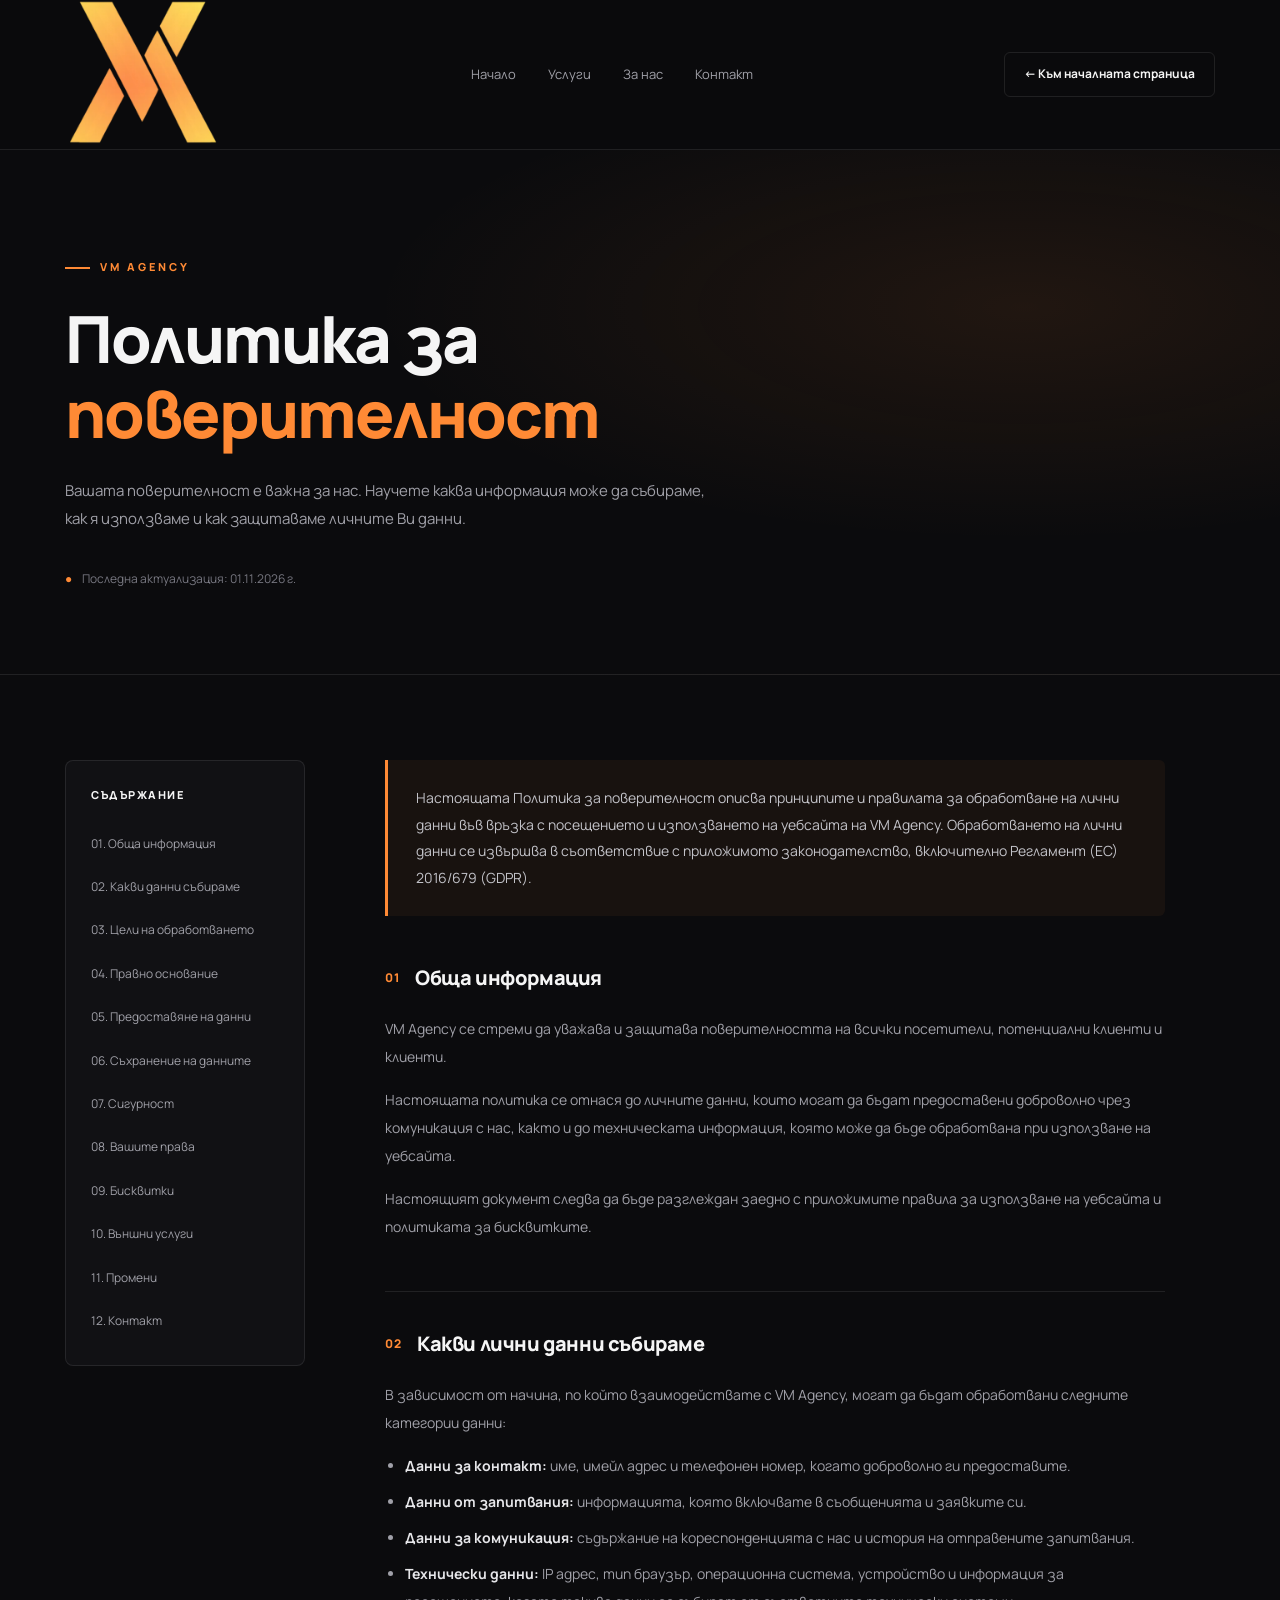
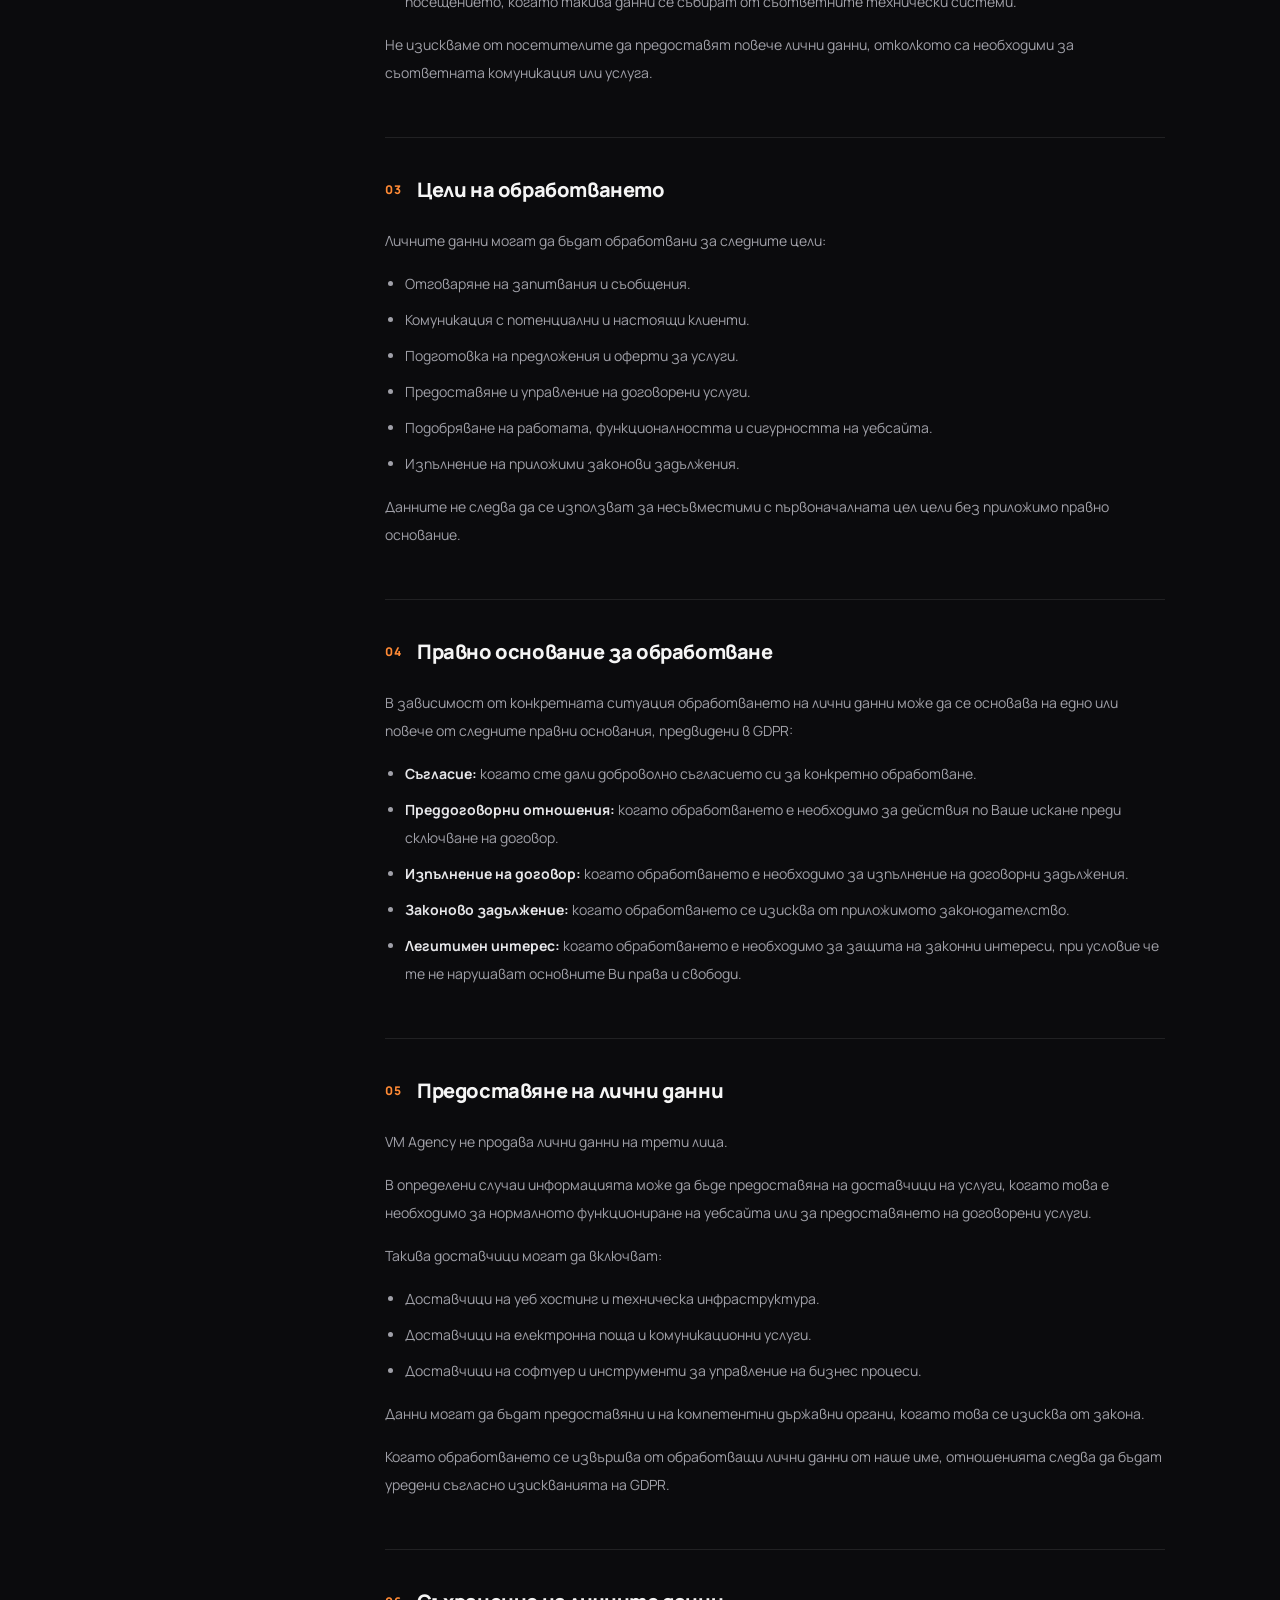
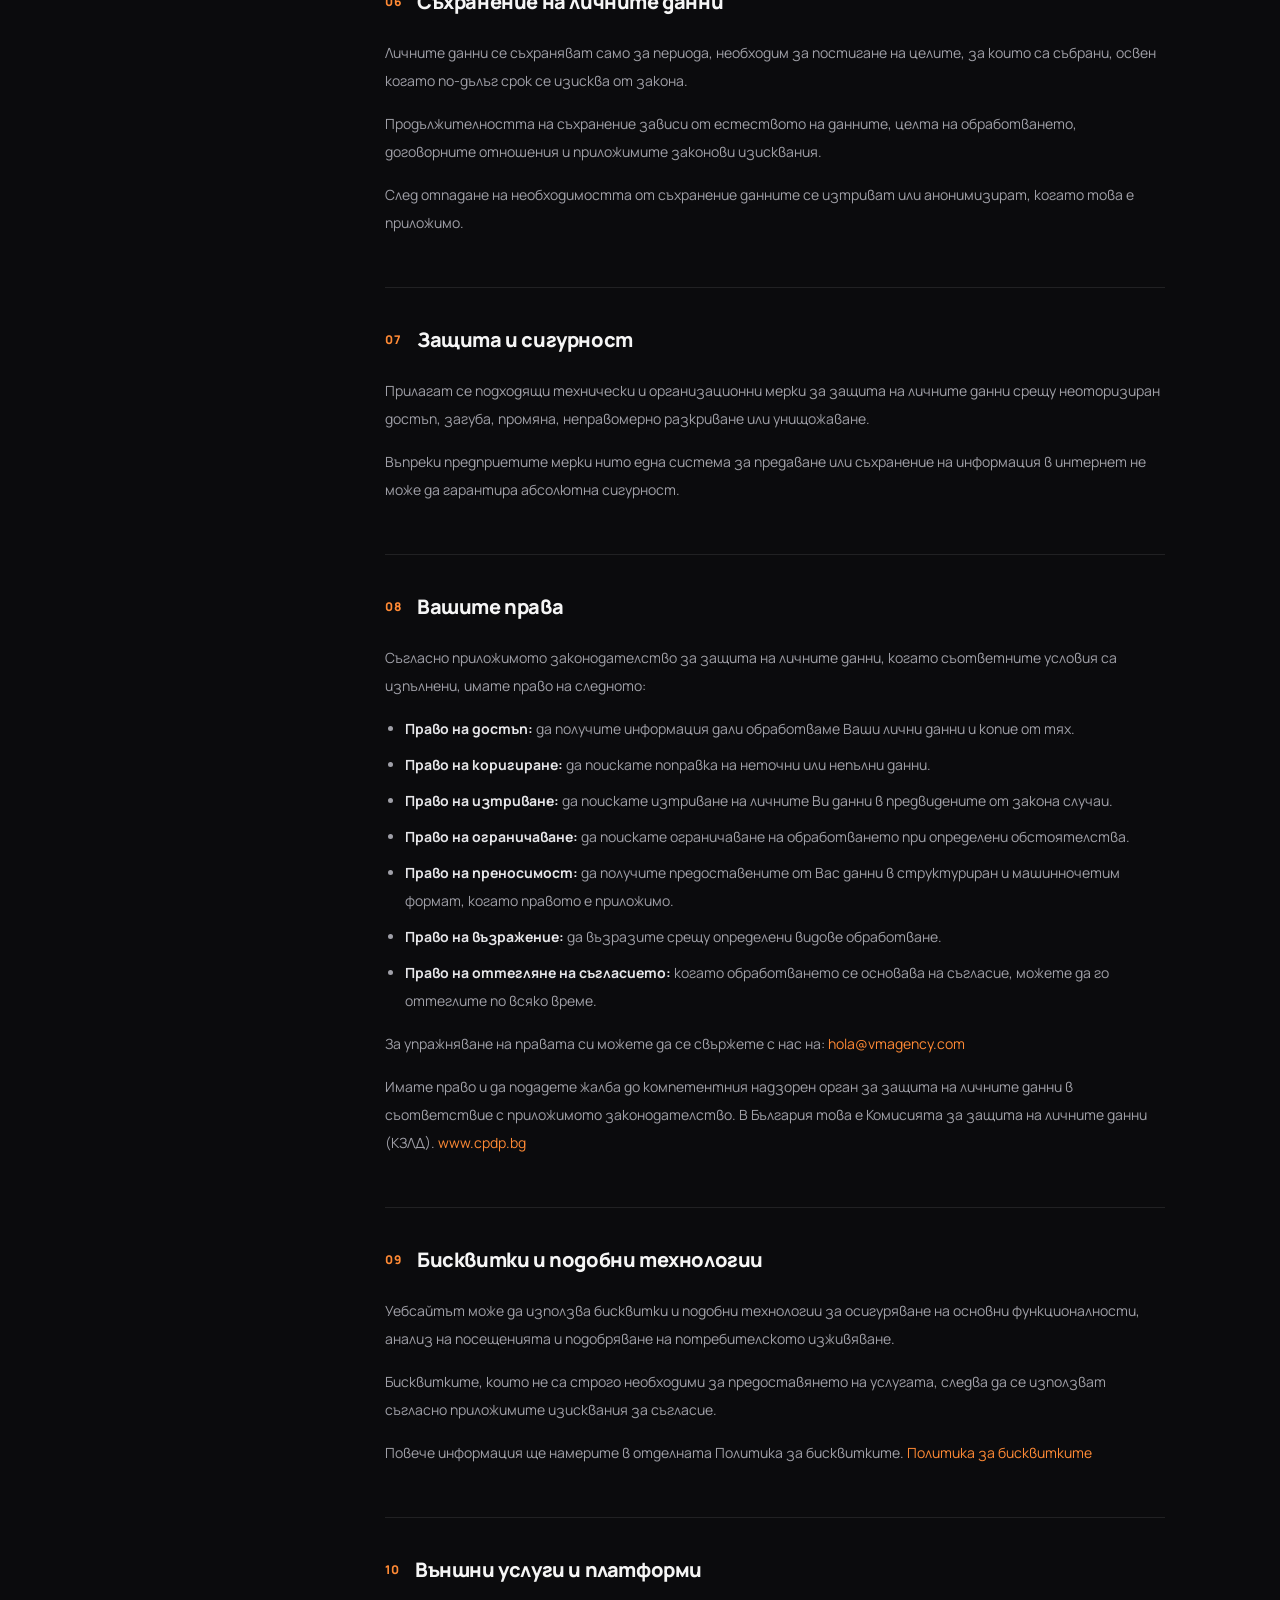
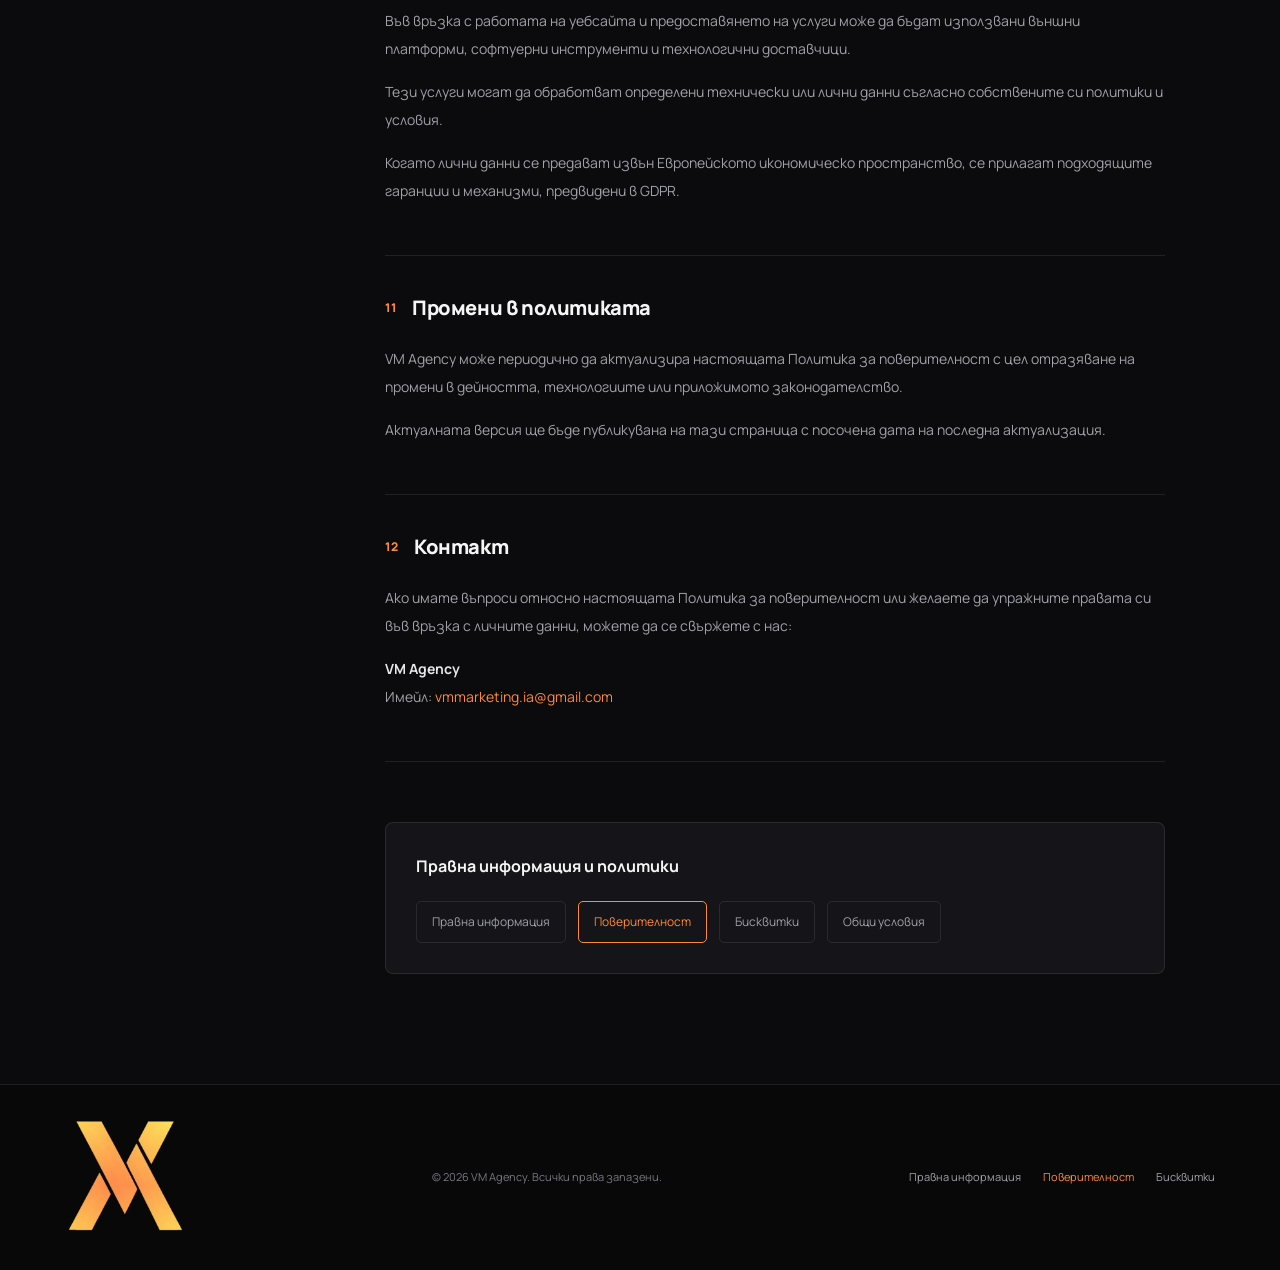
<file: legal/privacy-policy.html>
<!DOCTYPE html>
<html lang="bg">

<head>
    <meta charset="UTF-8">
    <meta name="viewport" content="width=device-width, initial-scale=1.0">

    <meta name="description" content="Политика за поверителност на VM Agency. Научете как обработваме и защитаваме личните данни на посетителите и клиентите си.">

    <meta name="robots" content="index, follow">

    <title>Политика за поверителност | VM Agency</title>

    <link rel="icon" href="../assets/favicon/favicon.ico">

    <link rel="preconnect" href="https://fonts.googleapis.com">
    <link rel="preconnect" href="https://fonts.gstatic.com" crossorigin>

    <link href="https://fonts.googleapis.com/css2?family=Manrope:wght@400;500;600;700;800&display=swap" rel="stylesheet">

    <style>

        :root {
            --bg: #0b0b0d;
            --bg-secondary: #111114;
            --surface: #151519;
            --text: #f5f5f5;
            --text-secondary: #a0a0a8;
            --accent: #ff8a35;
            --border: rgba(255,255,255,0.09);
            --container: 1150px;
        }

        * {
            margin: 0;
            padding: 0;
            box-sizing: border-box;
        }

        html {
            scroll-behavior: smooth;
        }

        body {
            font-family: 'Manrope', sans-serif;
            background: var(--bg);
            color: var(--text);
            line-height: 1.7;
            -webkit-font-smoothing: antialiased;
        }

        a {
            color: inherit;
            text-decoration: none;
        }

        .container {
            width: min(100% - 48px, var(--container));
            margin: 0 auto;
        }

        /* HEADER */

        .header {
            position: relative;
            z-index: 10;
            width: 100%;
            background: rgba(11,11,13,0.95);
            border-bottom: 1px solid var(--border);
        }

        .header__inner {
            min-height: 85px;
            display: flex;
            justify-content: space-between;
            align-items: center;
            gap: 25px;
        }

        .header__logo img {
            display: block;
            width: 155px;
            height: auto;
        }

        .header__nav {
            display: flex;
            align-items: center;
            gap: 32px;
        }

        .header__nav a {
            font-size: 13px;
            color: var(--text-secondary);
            transition: color .25s ease;
        }

        .header__nav a:hover {
            color: var(--accent);
        }

        .header__back {
            padding: 11px 19px;
            border: 1px solid var(--border);
            border-radius: 6px;
            font-size: 12px;
            font-weight: 700;
            transition: all .25s ease;
        }

        .header__back:hover {
            border-color: var(--accent);
            color: var(--accent);
        }

        /* HERO */

        .legal-hero {
            position: relative;
            overflow: hidden;
            padding: 100px 0 85px;

            background:
                radial-gradient(
                    ellipse at 80% 30%,
                    rgba(255,138,53,0.09),
                    transparent 45%
                ),
                var(--bg);

            border-bottom: 1px solid var(--border);
        }

        .legal-hero__content {
            max-width: 800px;
        }

        .legal-hero__label {
            display: inline-flex;
            align-items: center;
            gap: 10px;
            margin-bottom: 25px;

            color: var(--accent);
            font-size: 11px;
            font-weight: 800;
            letter-spacing: 3px;
            text-transform: uppercase;
        }

        .legal-hero__label::before {
            content: "";
            width: 25px;
            height: 2px;
            background: var(--accent);
        }

        .legal-hero h1 {
            font-size: clamp(36px, 6vw, 65px);
            line-height: 1.15;
            letter-spacing: -2px;
            font-weight: 800;
            margin-bottom: 25px;
        }

        .legal-hero h1 span {
            color: var(--accent);
        }

        .legal-hero__description {
            max-width: 650px;
            font-size: 15px;
            color: var(--text-secondary);
            line-height: 1.9;
        }

        .legal-hero__meta {
            display: flex;
            align-items: center;
            gap: 10px;
            margin-top: 35px;
            font-size: 12px;
            color: #777780;
        }

        .legal-hero__meta span {
            color: var(--accent);
        }

        /* MAIN CONTENT */

        .legal-section {
            padding: 85px 0 110px;
        }

        .legal-layout {
            display: grid;
            grid-template-columns: 240px 1fr;
            gap: 80px;
            align-items: start;
        }

        /* SIDEBAR */

        .legal-sidebar {
            position: sticky;
            top: 35px;
            padding: 25px;

            background: var(--bg-secondary);
            border: 1px solid var(--border);
            border-radius: 8px;
        }

        .legal-sidebar__title {
            color: var(--text);
            font-size: 11px;
            font-weight: 800;
            letter-spacing: 1.5px;
            margin-bottom: 20px;
        }

        .legal-sidebar nav {
            display: flex;
            flex-direction: column;
            gap: 5px;
        }

        .legal-sidebar a {
            display: block;
            padding: 9px 0;
            font-size: 12px;
            color: var(--text-secondary);
            transition: color .2s ease;
        }

        .legal-sidebar a:hover {
            color: var(--accent);
        }

        /* LEGAL CONTENT */

        .legal-content {
            max-width: 780px;
        }

        .legal-intro {
            padding: 25px 28px;
            margin-bottom: 45px;

            background: rgba(255,138,53,0.055);
            border-left: 3px solid var(--accent);
            border-radius: 0 6px 6px 0;
        }

        .legal-intro p {
            color: #c2c2c8;
            font-size: 14px;
            line-height: 1.9;
        }

        .legal-block {
            padding-bottom: 35px;
            margin-bottom: 35px;
            border-bottom: 1px solid var(--border);
            scroll-margin-top: 30px;
        }

        .legal-block:last-child {
            border-bottom: none;
        }

        .legal-block h2 {
            display: flex;
            align-items: center;
            gap: 15px;

            font-size: 20px;
            font-weight: 800;
            margin-bottom: 20px;
            letter-spacing: -.4px;
        }

        .legal-block h2 span {
            color: var(--accent);
            font-size: 12px;
            font-weight: 800;
            letter-spacing: 1px;
        }

        .legal-block p {
            color: var(--text-secondary);
            font-size: 14px;
            line-height: 2;
            margin-bottom: 15px;
        }

        .legal-block ul {
            padding-left: 20px;
            margin: 15px 0;
        }

        .legal-block li {
            color: var(--text-secondary);
            font-size: 14px;
            line-height: 2;
            margin-bottom: 8px;
        }

        .legal-block strong {
            color: #e6e6e9;
            font-weight: 700;
        }

        .legal-block a {
            color: var(--accent);
            transition: opacity .2s ease;
        }

        .legal-block a:hover {
            opacity: .7;
        }

        /* RELATED PAGES */

        .legal-related {
            margin-top: 60px;
            padding: 30px;

            background: var(--surface);
            border: 1px solid var(--border);
            border-radius: 8px;
        }

        .legal-related h3 {
            font-size: 16px;
            margin-bottom: 20px;
        }

        .legal-related__links {
            display: flex;
            flex-wrap: wrap;
            gap: 12px;
        }

        .legal-related__links a {
            padding: 10px 15px;
            border: 1px solid var(--border);
            border-radius: 5px;

            font-size: 12px;
            color: var(--text-secondary);
            transition: all .25s ease;
        }

        .legal-related__links a:hover,
        .legal-related__links a.active {
            color: var(--accent);
            border-color: var(--accent);
        }

        /* FOOTER */

        .footer {
            padding: 35px 0;
            background: #080809;
            border-top: 1px solid var(--border);
        }

        .footer__inner {
            display: flex;
            justify-content: space-between;
            align-items: center;
            gap: 25px;
        }

        .footer__logo img {
            width: 120px;
            height: auto;
            display: block;
        }

        .footer__copyright {
            font-size: 11px;
            color: #777780;
        }

        .footer__links {
            display: flex;
            flex-wrap: wrap;
            gap: 22px;
        }

        .footer__links a {
            font-size: 11px;
            color: var(--text-secondary);
            transition: color .2s ease;
        }

        .footer__links a:hover,
        .footer__links a.active {
            color: var(--accent);
        }

        /* RESPONSIVE */

        @media (max-width: 900px) {

            .legal-layout {
                grid-template-columns: 1fr;
                gap: 40px;
            }

            .legal-sidebar {
                position: static;
            }

            .legal-sidebar nav {
                display: grid;
                grid-template-columns: repeat(2, 1fr);
            }
        }

        @media (max-width: 600px) {

            .container {
                width: min(100% - 36px, var(--container));
            }

            .header__inner {
                min-height: 70px;
            }

            .header__logo img {
                width: 125px;
            }

            .header__nav {
                gap: 12px;
            }

            .header__nav a {
                display: none;
            }

            .header__back {
                font-size: 11px;
                padding: 9px 12px;
            }

            .legal-hero {
                padding: 75px 0 60px;
            }

            .legal-hero h1 {
                letter-spacing: -1.5px;
            }

            .legal-section {
                padding: 55px 0 75px;
            }

            .legal-sidebar {
                padding: 20px;
            }

            .legal-sidebar nav {
                grid-template-columns: 1fr;
            }

            .legal-block h2 {
                font-size: 18px;
            }

            .legal-intro {
                padding: 20px;
            }

            .legal-related {
                padding: 22px;
            }

            .footer__inner {
                flex-direction: column;
                text-align: center;
            }

            .footer__links {
                justify-content: center;
                gap: 15px;
            }
        }

        @media (prefers-reduced-motion: reduce) {
            html {
                scroll-behavior: auto;
            }

            * {
                transition: none !important;
            }
        }

    </style>

</head>

<body>


    <!-- HEADER -->

    <header class="header">

        <div class="container">

            <div class="header__inner">

                <a href="../index.html" class="header__logo">

                    <img
                        src="../assets/logos/logo.webp"
                        alt="VM Agency">

                </a>

                <nav class="header__nav">

                    <a href="../index.html#hero">
                        Начало
                    </a>

                    <a href="../index.html#solutions">
                        Услуги
                    </a>

                    <a href="../index.html#about">
                        За нас
                    </a>

                    <a href="../index.html#contact">
                        Контакт
                    </a>

                </nav>

                <a
                    href="../index.html"
                    class="header__back">

                    ← Към началната страница

                </a>

            </div>

        </div>

    </header>


    <!-- HERO -->

    <section class="legal-hero">

        <div class="container">

            <div class="legal-hero__content">

                <div class="legal-hero__label">
                    VM AGENCY
                </div>

                <h1>
                    Политика за <span>поверителност</span>
                </h1>

                <p class="legal-hero__description">

                    Вашата поверителност е важна за нас.
                    Научете каква информация може да
                    събираме, как я използваме и как
                    защитаваме личните Ви данни.

                </p>

                <div class="legal-hero__meta">
                    <span>●</span>
                    Последна актуализация: 01.11.2026 г.
                </div>

            </div>

        </div>

    </section>


    <!-- MAIN CONTENT -->

    <main class="legal-section">

        <div class="container">

            <div class="legal-layout">


                <!-- SIDEBAR -->

                <aside class="legal-sidebar">

                    <div class="legal-sidebar__title">
                        СЪДЪРЖАНИЕ
                    </div>

                    <nav>

                        <a href="#general">
                            01. Обща информация
                        </a>

                        <a href="#data">
                            02. Какви данни събираме
                        </a>

                        <a href="#purpose">
                            03. Цели на обработването
                        </a>

                        <a href="#legal-basis">
                            04. Правно основание
                        </a>

                        <a href="#sharing">
                            05. Предоставяне на данни
                        </a>

                        <a href="#retention">
                            06. Съхранение на данните
                        </a>

                        <a href="#security">
                            07. Сигурност
                        </a>

                        <a href="#rights">
                            08. Вашите права
                        </a>

                        <a href="#cookies">
                            09. Бисквитки
                        </a>

                        <a href="#third-party">
                            10. Външни услуги
                        </a>

                        <a href="#changes">
                            11. Промени
                        </a>

                        <a href="#contact">
                            12. Контакт
                        </a>

                    </nav>

                </aside>


                <!-- CONTENT -->

                <article class="legal-content">


                    <div class="legal-intro">

                        <p>

                            Настоящата Политика за
                            поверителност описва принципите
                            и правилата за обработване
                            на лични данни във връзка
                            с посещението и използването
                            на уебсайта на VM Agency.

                            Обработването на лични данни
                            се извършва в съответствие
                            с приложимото законодателство,
                            включително Регламент (ЕС)
                            2016/679 (GDPR).

                        </p>

                    </div>


                    <!-- 01 -->

                    <section
                        class="legal-block"
                        id="general">

                        <h2>
                            <span>01</span>
                            Обща информация
                        </h2>

                        <p>

                            VM Agency се стреми да
                            уважава и защитава
                            поверителността на всички
                            посетители, потенциални
                            клиенти и клиенти.

                        </p>

                        <p>

                            Настоящата политика се
                            отнася до личните данни,
                            които могат да бъдат
                            предоставени доброволно
                            чрез комуникация с нас,
                            както и до техническата
                            информация, която може
                            да бъде обработвана при
                            използване на уебсайта.

                        </p>

                        <p>

                            Настоящият документ следва
                            да бъде разглеждан заедно
                            с приложимите правила за
                            използване на уебсайта
                            и политиката за бисквитките.

                        </p>

                    </section>


                    <!-- 02 -->

                    <section
                        class="legal-block"
                        id="data">

                        <h2>
                            <span>02</span>
                            Какви лични данни събираме
                        </h2>

                        <p>

                            В зависимост от начина,
                            по който взаимодействате
                            с VM Agency, могат да бъдат
                            обработвани следните
                            категории данни:

                        </p>

                        <ul>

                            <li>
                                <strong>Данни за контакт:</strong>
                                име, имейл адрес и телефонен
                                номер, когато доброволно
                                ги предоставите.
                            </li>

                            <li>
                                <strong>Данни от запитвания:</strong>
                                информацията, която
                                включвате в съобщенията
                                и заявките си.
                            </li>

                            <li>
                                <strong>Данни за комуникация:</strong>
                                съдържание на кореспонденцията
                                с нас и история на
                                отправените запитвания.
                            </li>

                            <li>
                                <strong>Технически данни:</strong>
                                IP адрес, тип браузър,
                                операционна система,
                                устройство и информация
                                за посещението, когато
                                такива данни се събират
                                от съответните технически
                                системи.
                            </li>

                        </ul>

                        <p>

                            Не изискваме от посетителите
                            да предоставят повече лични
                            данни, отколкото са необходими
                            за съответната комуникация
                            или услуга.

                        </p>

                    </section>


                    <!-- 03 -->

                    <section
                        class="legal-block"
                        id="purpose">

                        <h2>
                            <span>03</span>
                            Цели на обработването
                        </h2>

                        <p>
                            Личните данни могат да бъдат
                            обработвани за следните цели:
                        </p>

                        <ul>

                            <li>
                                Отговаряне на запитвания
                                и съобщения.
                            </li>

                            <li>
                                Комуникация с потенциални
                                и настоящи клиенти.
                            </li>

                            <li>
                                Подготовка на предложения
                                и оферти за услуги.
                            </li>

                            <li>
                                Предоставяне и управление
                                на договорени услуги.
                            </li>

                            <li>
                                Подобряване на работата,
                                функционалността и
                                сигурността на уебсайта.
                            </li>

                            <li>
                                Изпълнение на приложими
                                законови задължения.
                            </li>

                        </ul>

                        <p>

                            Данните не следва да се
                            използват за несъвместими
                            с първоначалната цел цели
                            без приложимо правно
                            основание.

                        </p>

                    </section>


                    <!-- 04 -->

                    <section
                        class="legal-block"
                        id="legal-basis">

                        <h2>
                            <span>04</span>
                            Правно основание за обработване
                        </h2>

                        <p>

                            В зависимост от конкретната
                            ситуация обработването
                            на лични данни може да се
                            основава на едно или повече
                            от следните правни основания,
                            предвидени в GDPR:

                        </p>

                        <ul>

                            <li>
                                <strong>Съгласие:</strong>
                                когато сте дали доброволно
                                съгласието си за конкретно
                                обработване.
                            </li>

                            <li>
                                <strong>Преддоговорни отношения:</strong>
                                когато обработването
                                е необходимо за действия
                                по Ваше искане преди
                                сключване на договор.
                            </li>

                            <li>
                                <strong>Изпълнение на договор:</strong>
                                когато обработването
                                е необходимо за изпълнение
                                на договорни задължения.
                            </li>

                            <li>
                                <strong>Законово задължение:</strong>
                                когато обработването
                                се изисква от приложимото
                                законодателство.
                            </li>

                            <li>
                                <strong>Легитимен интерес:</strong>
                                когато обработването
                                е необходимо за защита
                                на законни интереси,
                                при условие че те не
                                нарушават основните Ви
                                права и свободи.
                            </li>

                        </ul>

                    </section>


                    <!-- 05 -->

                    <section
                        class="legal-block"
                        id="sharing">

                        <h2>
                            <span>05</span>
                            Предоставяне на лични данни
                        </h2>

                        <p>

                            VM Agency не продава
                            лични данни на трети лица.

                        </p>

                        <p>

                            В определени случаи
                            информацията може да бъде
                            предоставяна на доставчици
                            на услуги, когато това
                            е необходимо за нормалното
                            функциониране на уебсайта
                            или за предоставянето
                            на договорени услуги.

                        </p>

                        <p>
                            Такива доставчици могат
                            да включват:
                        </p>

                        <ul>

                            <li>
                                Доставчици на уеб хостинг
                                и техническа инфраструктура.
                            </li>

                            <li>
                                Доставчици на електронна
                                поща и комуникационни услуги.
                            </li>

                            <li>
                                Доставчици на софтуер
                                и инструменти за управление
                                на бизнес процеси.
                            </li>

                        </ul>

                        <p>

                            Данни могат да бъдат
                            предоставяни и на
                            компетентни държавни
                            органи, когато това се
                            изисква от закона.

                        </p>

                        <p>

                            Когато обработването се
                            извършва от обработващи
                            лични данни от наше име,
                            отношенията следва да
                            бъдат уредени съгласно
                            изискванията на GDPR.

                        </p>

                    </section>


                    <!-- 06 -->

                    <section
                        class="legal-block"
                        id="retention">

                        <h2>
                            <span>06</span>
                            Съхранение на личните данни
                        </h2>

                        <p>

                            Личните данни се съхраняват
                            само за периода, необходим
                            за постигане на целите,
                            за които са събрани,
                            освен когато по-дълъг срок
                            се изисква от закона.

                        </p>

                        <p>

                            Продължителността на
                            съхранение зависи от
                            естеството на данните,
                            целта на обработването,
                            договорните отношения
                            и приложимите законови
                            изисквания.

                        </p>

                        <p>

                            След отпадане на
                            необходимостта от
                            съхранение данните
                            се изтриват или
                            анонимизират, когато
                            това е приложимо.

                        </p>

                    </section>


                    <!-- 07 -->

                    <section
                        class="legal-block"
                        id="security">

                        <h2>
                            <span>07</span>
                            Защита и сигурност
                        </h2>

                        <p>

                            Прилагат се подходящи
                            технически и организационни
                            мерки за защита на личните
                            данни срещу неоторизиран
                            достъп, загуба, промяна,
                            неправомерно разкриване
                            или унищожаване.

                        </p>

                        <p>

                            Въпреки предприетите мерки
                            нито една система за
                            предаване или съхранение
                            на информация в интернет
                            не може да гарантира
                            абсолютна сигурност.

                        </p>

                    </section>


                    <!-- 08 -->

                    <section
                        class="legal-block"
                        id="rights">

                        <h2>
                            <span>08</span>
                            Вашите права
                        </h2>

                        <p>

                            Съгласно приложимото
                            законодателство за защита
                            на личните данни, когато
                            съответните условия са
                            изпълнени, имате право
                            на следното:

                        </p>

                        <ul>

                            <li>
                                <strong>Право на достъп:</strong>
                                да получите информация
                                дали обработваме Ваши
                                лични данни и копие от тях.
                            </li>

                            <li>
                                <strong>Право на коригиране:</strong>
                                да поискате поправка
                                на неточни или непълни
                                данни.
                            </li>

                            <li>
                                <strong>Право на изтриване:</strong>
                                да поискате изтриване
                                на личните Ви данни
                                в предвидените от закона
                                случаи.
                            </li>

                            <li>
                                <strong>Право на ограничаване:</strong>
                                да поискате ограничаване
                                на обработването при
                                определени обстоятелства.
                            </li>

                            <li>
                                <strong>Право на преносимост:</strong>
                                да получите предоставените
                                от Вас данни в структуриран
                                и машинночетим формат,
                                когато правото е приложимо.
                            </li>

                            <li>
                                <strong>Право на възражение:</strong>
                                да възразите срещу
                                определени видове
                                обработване.
                            </li>

                            <li>
                                <strong>Право на оттегляне
                                на съгласието:</strong>
                                когато обработването
                                се основава на съгласие,
                                можете да го оттеглите
                                по всяко време.
                            </li>

                        </ul>

                        <p>

                            За упражняване на правата
                            си можете да се свържете
                            с нас на:

                            <a href="mailto:hola@vmagency.com">
                                hola@vmagency.com
                            </a>

                        </p>

                        <p>

                            Имате право и да подадете
                            жалба до компетентния
                            надзорен орган за защита
                            на личните данни в
                            съответствие с приложимото
                            законодателство.

                            В България това е
                            Комисията за защита
                            на личните данни (КЗЛД).

                            <a
                                href="https://www.cpdp.bg/"
                                target="_blank"
                                rel="noopener noreferrer">

                                www.cpdp.bg

                            </a>

                        </p>

                    </section>


                    <!-- 09 -->

                    <section
                        class="legal-block"
                        id="cookies">

                        <h2>
                            <span>09</span>
                            Бисквитки и подобни технологии
                        </h2>

                        <p>

                            Уебсайтът може да използва
                            бисквитки и подобни
                            технологии за осигуряване
                            на основни функционалности,
                            анализ на посещенията
                            и подобряване на
                            потребителското изживяване.

                        </p>

                        <p>

                            Бисквитките, които не са
                            строго необходими за
                            предоставянето на услугата,
                            следва да се използват
                            съгласно приложимите
                            изисквания за съгласие.

                        </p>

                        <p>

                            Повече информация ще
                            намерите в отделната
                            Политика за бисквитките.

                            <a href="cookie-policy.html">
                                Политика за бисквитките
                            </a>

                        </p>

                    </section>


                    <!-- 10 -->

                    <section
                        class="legal-block"
                        id="third-party">

                        <h2>
                            <span>10</span>
                            Външни услуги и платформи
                        </h2>

                        <p>

                            Във връзка с работата
                            на уебсайта и предоставянето
                            на услуги може да бъдат
                            използвани външни платформи,
                            софтуерни инструменти
                            и технологични доставчици.

                        </p>

                        <p>

                            Тези услуги могат да
                            обработват определени
                            технически или лични данни
                            съгласно собствените си
                            политики и условия.

                        </p>

                        <p>

                            Когато лични данни се
                            предават извън Европейското
                            икономическо пространство,
                            се прилагат подходящите
                            гаранции и механизми,
                            предвидени в GDPR.

                        </p>

                    </section>


                    <!-- 11 -->

                    <section
                        class="legal-block"
                        id="changes">

                        <h2>
                            <span>11</span>
                            Промени в политиката
                        </h2>

                        <p>

                            VM Agency може периодично
                            да актуализира настоящата
                            Политика за поверителност
                            с цел отразяване на промени
                            в дейността, технологиите
                            или приложимото
                            законодателство.

                        </p>

                        <p>

                            Актуалната версия ще бъде
                            публикувана на тази страница
                            с посочена дата на последна
                            актуализация.

                        </p>

                    </section>


                    <!-- 12 -->

                    <section
                        class="legal-block"
                        id="contact">

                        <h2>
                            <span>12</span>
                            Контакт
                        </h2>

                        <p>

                            Ако имате въпроси относно
                            настоящата Политика за
                            поверителност или желаете
                            да упражните правата си
                            във връзка с личните данни,
                            можете да се свържете с нас:

                        </p>

                        <p>

                            <strong>VM Agency</strong>
                            <br>

                            Имейл:

                            <a href="mailto:vmmarketing.ia@gmail.com">
                                vmmarketing.ia@gmail.com
                            </a>

                        </p>

                    </section>


                    <!-- RELATED PAGES -->

                    <div class="legal-related">

                        <h3>
                            Правна информация и политики
                        </h3>

                        <div class="legal-related__links">

                            <a href="legal-notice.html">
                                Правна информация
                            </a>

                            <a
                                href="privacy-policy.html"
                                class="active">

                                Поверителност

                            </a>

                            <a href="cookie-policy.html">
                                Бисквитки
                            </a>

                            <a href="terms-conditions.html">
                                Общи условия
                            </a>

                        </div>

                    </div>


                </article>

            </div>

        </div>

    </main>


    <!-- FOOTER -->

    <footer class="footer">

        <div class="container">

            <div class="footer__inner">

                <a
                    href="../index.html"
                    class="footer__logo">

                    <img
                        src="../assets/logos/logo.webp"
                        alt="VM Agency Logo">

                </a>

                <p class="footer__copyright">

                    © 2026 VM Agency.
                    Всички права запазени.

                </p>

                <div class="footer__links">

                    <a href="legal-notice.html">
                        Правна информация
                    </a>

                    <a
                        href="privacy-policy.html"
                        class="active">

                        Поверителност

                    </a>

                    <a href="cookie-policy.html">
                        Бисквитки
                    </a>

                </div>

            </div>

        </div>

    </footer>


</body>
</html>
</file>
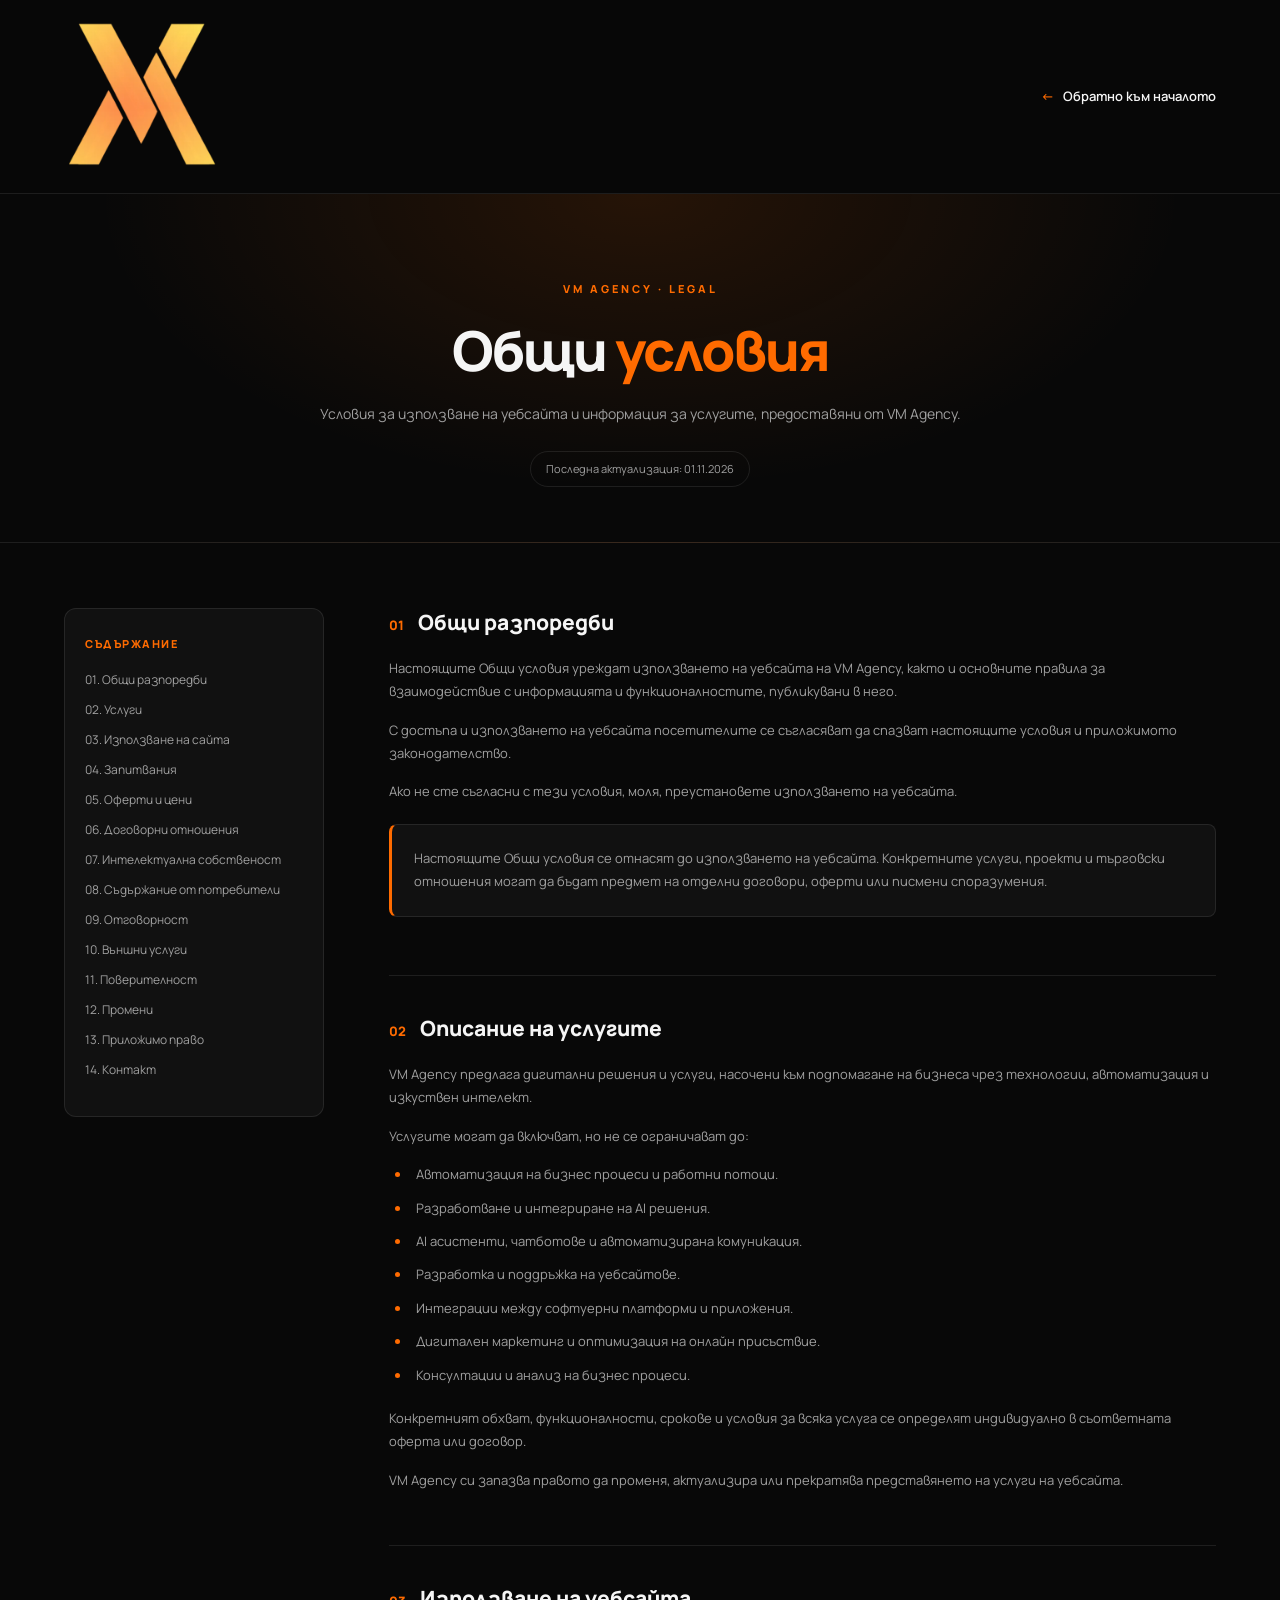
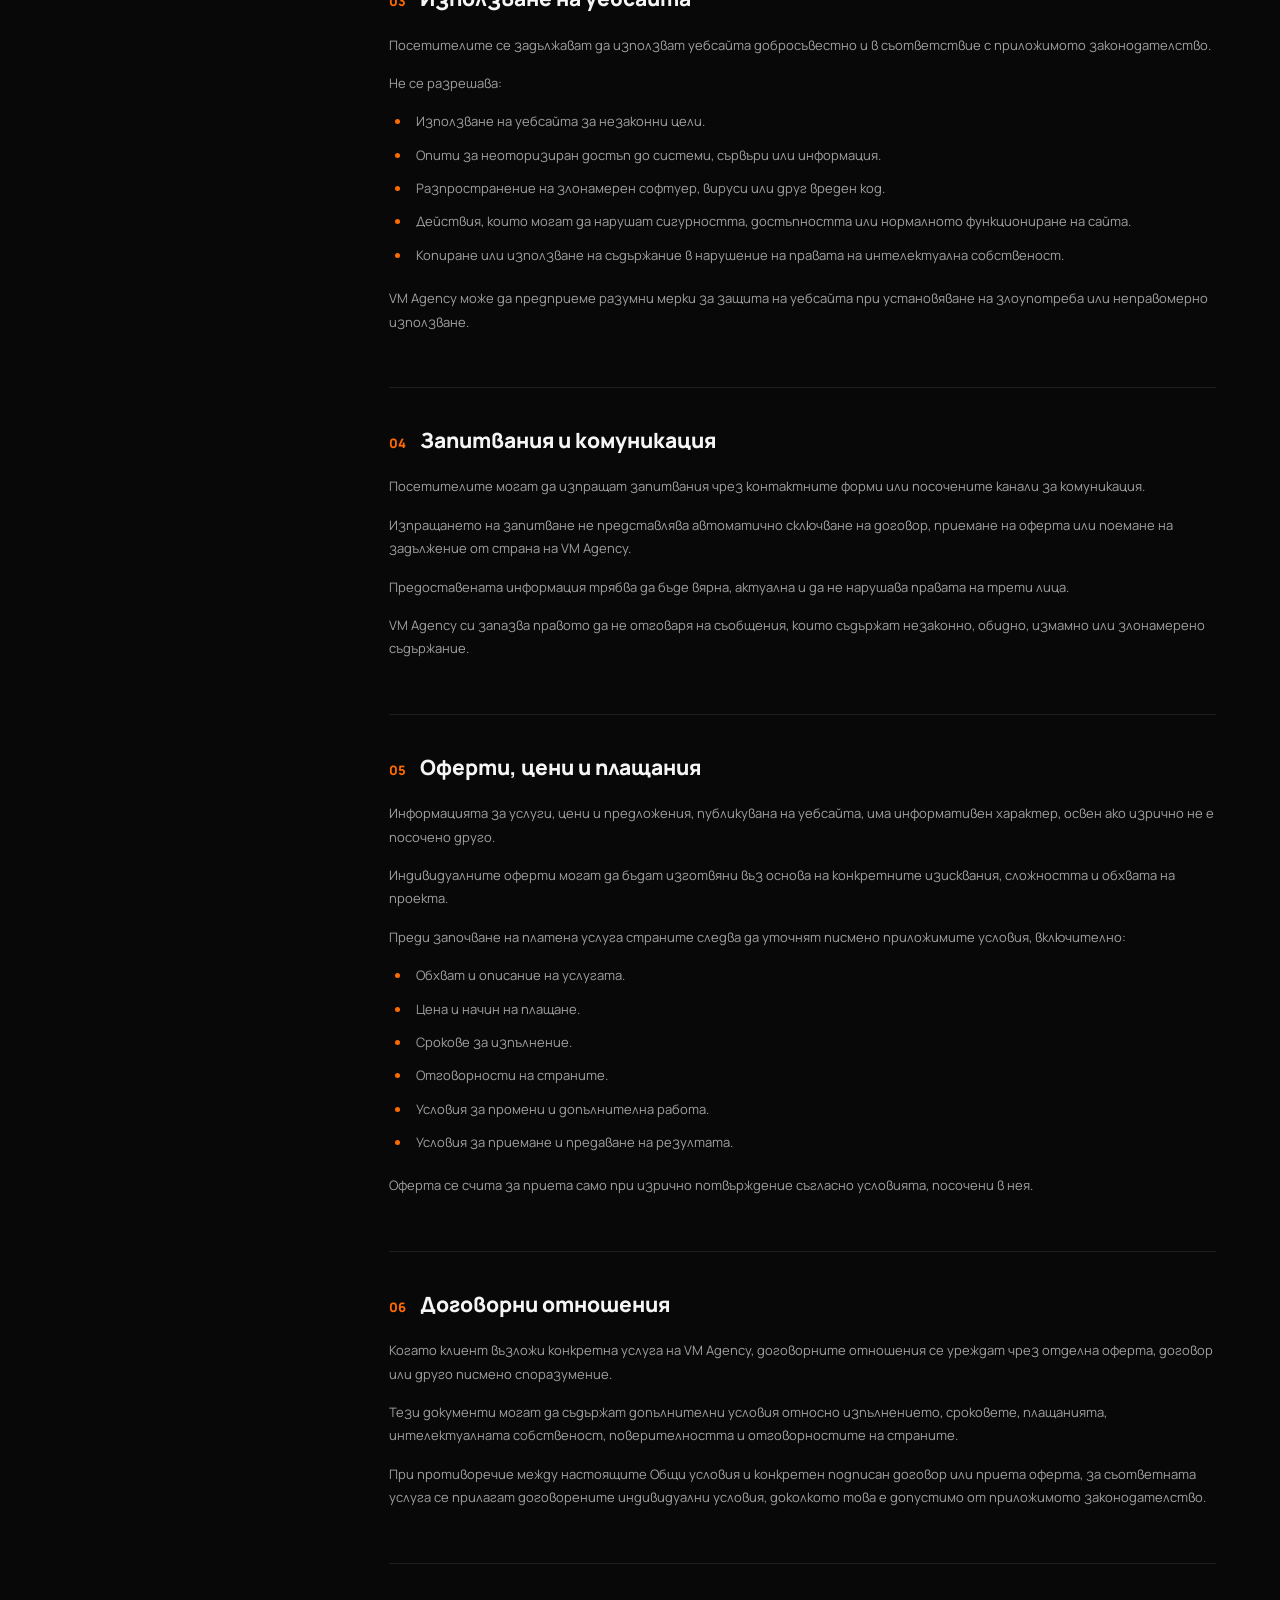
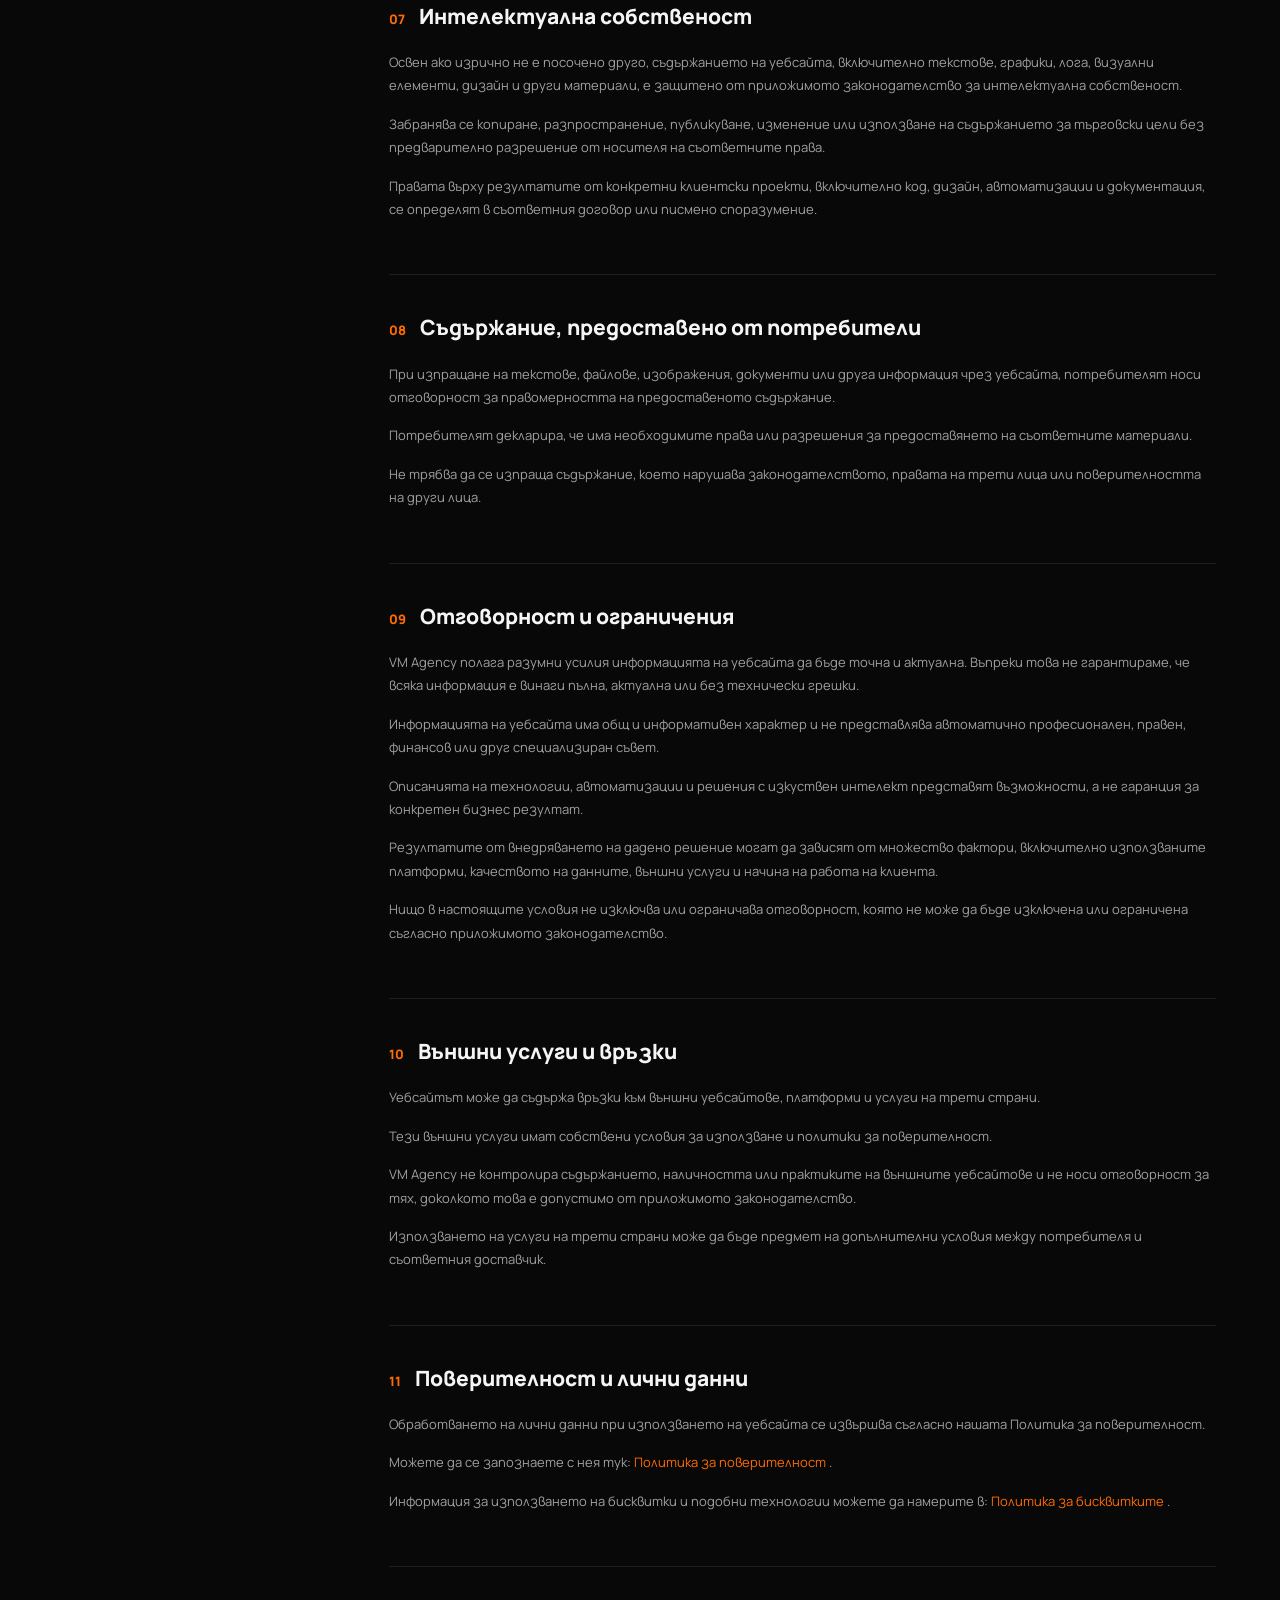
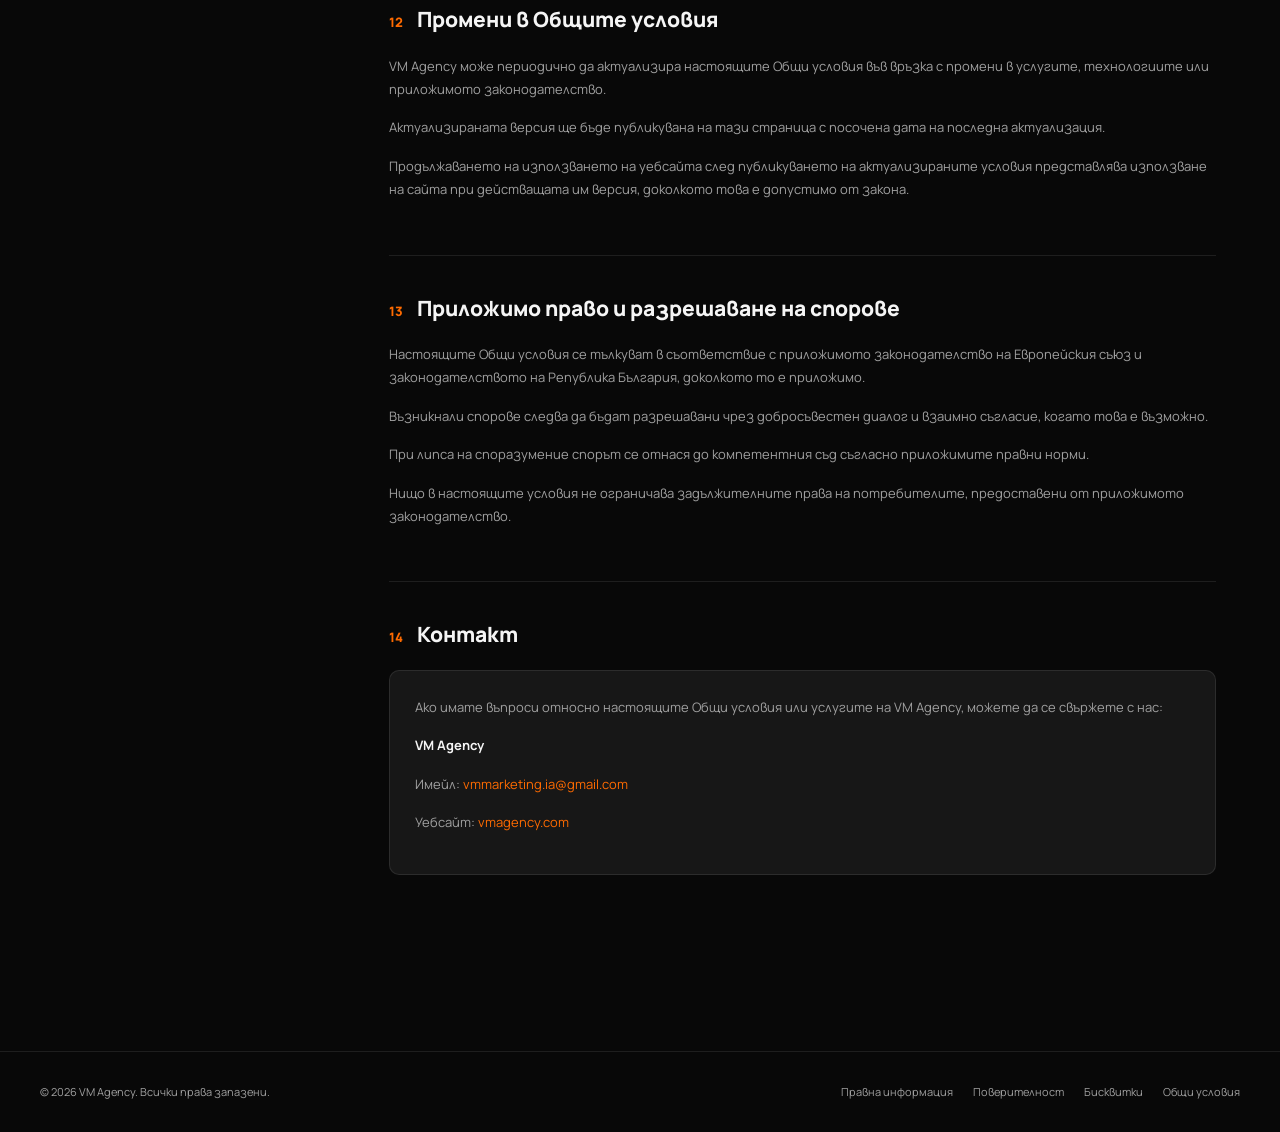
<file: legal/terms-conditions.html>
<!DOCTYPE html>
<html lang="bg">
<head>
    <meta charset="UTF-8">
    <meta name="viewport" content="width=device-width, initial-scale=1.0">

    <title>Общи условия | VM Agency</title>
    <meta name="description" content="Общи условия за използване на уебсайта и услугите на VM Agency.">
    <meta name="robots" content="index, follow">

    <link rel="icon" href="../assets/favicon/favicon.ico">

    <link rel="preconnect" href="https://fonts.googleapis.com">
    <link rel="preconnect" href="https://fonts.gstatic.com" crossorigin>
    <link href="https://fonts.googleapis.com/css2?family=Manrope:wght@400;500;600;700;800&display=swap" rel="stylesheet">

    <style>
        :root {
            --bg: #080808;
            --surface: #111111;
            --surface-light: #171717;
            --text: #f5f5f5;
            --muted: #a0a0a0;
            --orange: #ff6b00;
            --border: rgba(255,255,255,0.09);
        }

        * {
            margin: 0;
            padding: 0;
            box-sizing: border-box;
        }

        html {
            scroll-behavior: smooth;
            scroll-padding-top: 100px;
        }

        body {
            font-family: 'Manrope', sans-serif;
            background: var(--bg);
            color: var(--text);
            line-height: 1.8;
        }

        a {
            color: var(--orange);
            text-decoration: none;
            transition: opacity 0.2s ease;
        }

        a:hover {
            opacity: 0.75;
        }

        .legal-header {
            border-bottom: 1px solid var(--border);
            background: rgba(8,8,8,0.95);
        }

        .header-inner {
            max-width: 1200px;
            margin: auto;
            padding: 22px 24px;
            display: flex;
            justify-content: space-between;
            align-items: center;
            gap: 20px;
        }

        .logo img {
            width: 155px;
            height: auto;
            display: block;
        }

        .back-link {
            color: var(--text);
            font-size: 13px;
            font-weight: 600;
        }

        .back-link span {
            color: var(--orange);
            margin-right: 6px;
        }

        .legal-hero {
            padding: 85px 24px 55px;
            text-align: center;
            border-bottom: 1px solid var(--border);
            background:
                radial-gradient(ellipse at 50% 0%, rgba(255,107,0,0.12), transparent 60%),
                var(--bg);
        }

        .eyebrow {
            color: var(--orange);
            font-size: 11px;
            font-weight: 800;
            letter-spacing: 3px;
            text-transform: uppercase;
            margin-bottom: 18px;
        }

        .legal-hero h1 {
            font-size: clamp(34px, 5vw, 55px);
            font-weight: 800;
            letter-spacing: -2px;
            line-height: 1.2;
            margin-bottom: 18px;
        }

        .legal-hero h1 span {
            color: var(--orange);
        }

        .hero-description {
            max-width: 650px;
            margin: auto;
            color: var(--muted);
            font-size: 14px;
        }

        .last-updated {
            display: inline-block;
            margin-top: 25px;
            padding: 7px 15px;
            border: 1px solid var(--border);
            border-radius: 30px;
            color: var(--muted);
            font-size: 11px;
        }

        .legal-layout {
            max-width: 1200px;
            margin: auto;
            padding: 65px 24px 100px;
            display: grid;
            grid-template-columns: 260px 1fr;
            gap: 65px;
            align-items: start;
        }

        .legal-sidebar {
            position: sticky;
            top: 30px;
            background: var(--surface);
            border: 1px solid var(--border);
            border-radius: 12px;
            padding: 25px 20px;
        }

        .sidebar-title {
            font-size: 11px;
            font-weight: 800;
            letter-spacing: 1.5px;
            color: var(--orange);
            text-transform: uppercase;
            margin-bottom: 18px;
        }

        .legal-sidebar ul {
            list-style: none;
        }

        .legal-sidebar li {
            margin-bottom: 12px;
        }

        .legal-sidebar a {
            color: var(--muted);
            font-size: 12px;
            line-height: 1.5;
            display: block;
        }

        .legal-sidebar a:hover {
            color: var(--orange);
        }

        .legal-content {
            min-width: 0;
        }

        .legal-block {
            padding-bottom: 38px;
            margin-bottom: 38px;
            border-bottom: 1px solid var(--border);
        }

        .legal-block:last-child {
            border-bottom: none;
        }

        .legal-block h2 {
            font-size: 21px;
            font-weight: 800;
            margin-bottom: 20px;
            line-height: 1.4;
        }

        .legal-block h2 span {
            color: var(--orange);
            font-size: 13px;
            margin-right: 10px;
        }

        .legal-block h3 {
            font-size: 15px;
            font-weight: 800;
            margin-bottom: 10px;
        }

        .legal-block p {
            color: var(--muted);
            font-size: 13px;
            margin-bottom: 15px;
        }

        .legal-block ul {
            padding-left: 22px;
            margin: 15px 0 20px;
        }

        .legal-block li {
            color: var(--muted);
            font-size: 13px;
            margin-bottom: 10px;
            padding-left: 5px;
        }

        .legal-block li::marker {
            color: var(--orange);
        }

        .legal-block strong {
            color: var(--text);
            font-weight: 700;
        }

        .info-card {
            background: var(--surface);
            border: 1px solid var(--border);
            border-left: 3px solid var(--orange);
            padding: 22px;
            border-radius: 8px;
            margin: 20px 0;
        }

        .info-card p:last-child {
            margin-bottom: 0;
        }

        .legal-contact {
            background: var(--surface-light);
            border: 1px solid var(--border);
            padding: 25px;
            border-radius: 10px;
        }

        .legal-footer {
            border-top: 1px solid var(--border);
            padding: 30px 24px;
        }

        .footer-inner {
            max-width: 1200px;
            margin: auto;
            display: flex;
            justify-content: space-between;
            align-items: center;
            gap: 20px;
            flex-wrap: wrap;
        }

        .footer-copy {
            color: var(--muted);
            font-size: 11px;
        }

        .footer-links {
            display: flex;
            gap: 20px;
            flex-wrap: wrap;
        }

        .footer-links a {
            color: var(--muted);
            font-size: 11px;
        }

        .footer-links a:hover {
            color: var(--orange);
        }

        @media (max-width: 850px) {
            .legal-layout {
                grid-template-columns: 1fr;
                gap: 35px;
                padding-top: 40px;
            }

            .legal-sidebar {
                position: static;
            }

            .legal-sidebar ul {
                display: grid;
                grid-template-columns: repeat(2, 1fr);
                gap: 8px 15px;
            }

            .legal-sidebar li {
                margin: 0;
            }
        }

        @media (max-width: 550px) {
            .header-inner {
                padding: 18px;
            }

            .logo img {
                width: 125px;
            }

            .legal-hero {
                padding: 60px 20px 40px;
            }

            .legal-layout {
                padding: 35px 18px 65px;
            }

            .legal-block h2 {
                font-size: 19px;
            }

            .legal-sidebar ul {
                grid-template-columns: 1fr;
            }

            .footer-inner {
                flex-direction: column;
                align-items: flex-start;
            }
        }
    </style>
</head>

<body>

<header class="legal-header">
    <div class="header-inner">

        <a href="../index.html" class="logo">
            <img src="../assets/logos/logo.webp" alt="VM Agency">
        </a>

        <a href="../index.html" class="back-link">
            <span>←</span> Обратно към началото
        </a>

    </div>
</header>

<section class="legal-hero">

    <div class="eyebrow">VM AGENCY · LEGAL</div>

    <h1>Общи <span>условия</span></h1>

    <p class="hero-description">
        Условия за използване на уебсайта и информация за услугите,
        предоставяни от VM Agency.
    </p>

    <div class="last-updated">
        Последна актуализация: 01.11.2026
    </div>

</section>

<main class="legal-layout">

    <aside class="legal-sidebar">

        <div class="sidebar-title">Съдържание</div>

        <ul>
            <li><a href="#general">01. Общи разпоредби</a></li>
            <li><a href="#services">02. Услуги</a></li>
            <li><a href="#website-use">03. Използване на сайта</a></li>
            <li><a href="#inquiries">04. Запитвания</a></li>
            <li><a href="#offers">05. Оферти и цени</a></li>
            <li><a href="#contracts">06. Договорни отношения</a></li>
            <li><a href="#intellectual-property">07. Интелектуална собственост</a></li>
            <li><a href="#user-content">08. Съдържание от потребители</a></li>
            <li><a href="#liability">09. Отговорност</a></li>
            <li><a href="#third-parties">10. Външни услуги</a></li>
            <li><a href="#privacy">11. Поверителност</a></li>
            <li><a href="#changes">12. Промени</a></li>
            <li><a href="#law">13. Приложимо право</a></li>
            <li><a href="#contact">14. Контакт</a></li>
        </ul>

    </aside>

    <div class="legal-content">

        <section class="legal-block" id="general">

            <h2><span>01</span> Общи разпоредби</h2>

            <p>
                Настоящите Общи условия уреждат използването на уебсайта
                на VM Agency, както и основните правила за взаимодействие
                с информацията и функционалностите, публикувани в него.
            </p>

            <p>
                С достъпа и използването на уебсайта посетителите
                се съгласяват да спазват настоящите условия и приложимото
                законодателство.
            </p>

            <p>
                Ако не сте съгласни с тези условия, моля, преустановете
                използването на уебсайта.
            </p>

            <div class="info-card">
                <p>
                    Настоящите Общи условия се отнасят до използването
                    на уебсайта. Конкретните услуги, проекти и търговски
                    отношения могат да бъдат предмет на отделни договори,
                    оферти или писмени споразумения.
                </p>
            </div>

        </section>

        <section class="legal-block" id="services">

            <h2><span>02</span> Описание на услугите</h2>

            <p>
                VM Agency предлага дигитални решения и услуги,
                насочени към подпомагане на бизнеса чрез технологии,
                автоматизация и изкуствен интелект.
            </p>

            <p>Услугите могат да включват, но не се ограничават до:</p>

            <ul>
                <li>Автоматизация на бизнес процеси и работни потоци.</li>
                <li>Разработване и интегриране на AI решения.</li>
                <li>AI асистенти, чатботове и автоматизирана комуникация.</li>
                <li>Разработка и поддръжка на уебсайтове.</li>
                <li>Интеграции между софтуерни платформи и приложения.</li>
                <li>Дигитален маркетинг и оптимизация на онлайн присъствие.</li>
                <li>Консултации и анализ на бизнес процеси.</li>
            </ul>

            <p>
                Конкретният обхват, функционалности, срокове и условия
                за всяка услуга се определят индивидуално в съответната
                оферта или договор.
            </p>

            <p>
                VM Agency си запазва правото да променя, актуализира
                или прекратява представянето на услуги на уебсайта.
            </p>

        </section>

        <section class="legal-block" id="website-use">

            <h2><span>03</span> Използване на уебсайта</h2>

            <p>
                Посетителите се задължават да използват уебсайта
                добросъвестно и в съответствие с приложимото
                законодателство.
            </p>

            <p>Не се разрешава:</p>

            <ul>
                <li>
                    Използване на уебсайта за незаконни цели.
                </li>

                <li>
                    Опити за неоторизиран достъп до системи,
                    сървъри или информация.
                </li>

                <li>
                    Разпространение на злонамерен софтуер,
                    вируси или друг вреден код.
                </li>

                <li>
                    Действия, които могат да нарушат сигурността,
                    достъпността или нормалното функциониране на сайта.
                </li>

                <li>
                    Копиране или използване на съдържание в нарушение
                    на правата на интелектуална собственост.
                </li>
            </ul>

            <p>
                VM Agency може да предприеме разумни мерки за защита
                на уебсайта при установяване на злоупотреба или
                неправомерно използване.
            </p>

        </section>

        <section class="legal-block" id="inquiries">

            <h2><span>04</span> Запитвания и комуникация</h2>

            <p>
                Посетителите могат да изпращат запитвания чрез
                контактните форми или посочените канали за комуникация.
            </p>

            <p>
                Изпращането на запитване не представлява автоматично
                сключване на договор, приемане на оферта или поемане
                на задължение от страна на VM Agency.
            </p>

            <p>
                Предоставената информация трябва да бъде вярна,
                актуална и да не нарушава правата на трети лица.
            </p>

            <p>
                VM Agency си запазва правото да не отговаря на съобщения,
                които съдържат незаконно, обидно, измамно или злонамерено
                съдържание.
            </p>

        </section>

        <section class="legal-block" id="offers">

            <h2><span>05</span> Оферти, цени и плащания</h2>

            <p>
                Информацията за услуги, цени и предложения, публикувана
                на уебсайта, има информативен характер, освен ако изрично
                не е посочено друго.
            </p>

            <p>
                Индивидуалните оферти могат да бъдат изготвяни въз основа
                на конкретните изисквания, сложността и обхвата на проекта.
            </p>

            <p>
                Преди започване на платена услуга страните следва
                да уточнят писмено приложимите условия, включително:
            </p>

            <ul>
                <li>Обхват и описание на услугата.</li>
                <li>Цена и начин на плащане.</li>
                <li>Срокове за изпълнение.</li>
                <li>Отговорности на страните.</li>
                <li>Условия за промени и допълнителна работа.</li>
                <li>Условия за приемане и предаване на резултата.</li>
            </ul>

            <p>
                Оферта се счита за приета само при изрично потвърждение
                съгласно условията, посочени в нея.
            </p>

        </section>

        <section class="legal-block" id="contracts">

            <h2><span>06</span> Договорни отношения</h2>

            <p>
                Когато клиент възложи конкретна услуга на VM Agency,
                договорните отношения се уреждат чрез отделна оферта,
                договор или друго писмено споразумение.
            </p>

            <p>
                Тези документи могат да съдържат допълнителни условия
                относно изпълнението, сроковете, плащанията,
                интелектуалната собственост, поверителността
                и отговорностите на страните.
            </p>

            <p>
                При противоречие между настоящите Общи условия
                и конкретен подписан договор или приета оферта,
                за съответната услуга се прилагат договорените
                индивидуални условия, доколкото това е допустимо
                от приложимото законодателство.
            </p>

        </section>

        <section class="legal-block" id="intellectual-property">

            <h2><span>07</span> Интелектуална собственост</h2>

            <p>
                Освен ако изрично не е посочено друго, съдържанието
                на уебсайта, включително текстове, графики, лога,
                визуални елементи, дизайн и други материали,
                е защитено от приложимото законодателство
                за интелектуална собственост.
            </p>

            <p>
                Забранява се копиране, разпространение, публикуване,
                изменение или използване на съдържанието за търговски
                цели без предварително разрешение от носителя
                на съответните права.
            </p>

            <p>
                Правата върху резултатите от конкретни клиентски проекти,
                включително код, дизайн, автоматизации и документация,
                се определят в съответния договор или писмено споразумение.
            </p>

        </section>

        <section class="legal-block" id="user-content">

            <h2><span>08</span> Съдържание, предоставено от потребители</h2>

            <p>
                При изпращане на текстове, файлове, изображения,
                документи или друга информация чрез уебсайта,
                потребителят носи отговорност за правомерността
                на предоставеното съдържание.
            </p>

            <p>
                Потребителят декларира, че има необходимите права
                или разрешения за предоставянето на съответните материали.
            </p>

            <p>
                Не трябва да се изпраща съдържание, което нарушава
                законодателството, правата на трети лица или
                поверителността на други лица.
            </p>

        </section>

        <section class="legal-block" id="liability">

            <h2><span>09</span> Отговорност и ограничения</h2>

            <p>
                VM Agency полага разумни усилия информацията на уебсайта
                да бъде точна и актуална. Въпреки това не гарантираме,
                че всяка информация е винаги пълна, актуална
                или без технически грешки.
            </p>

            <p>
                Информацията на уебсайта има общ и информативен характер
                и не представлява автоматично професионален, правен,
                финансов или друг специализиран съвет.
            </p>

            <p>
                Описанията на технологии, автоматизации и решения
                с изкуствен интелект представят възможности,
                а не гаранция за конкретен бизнес резултат.
            </p>

            <p>
                Резултатите от внедряването на дадено решение могат
                да зависят от множество фактори, включително
                използваните платформи, качеството на данните,
                външни услуги и начина на работа на клиента.
            </p>

            <p>
                Нищо в настоящите условия не изключва или ограничава
                отговорност, която не може да бъде изключена
                или ограничена съгласно приложимото законодателство.
            </p>

        </section>

        <section class="legal-block" id="third-parties">

            <h2><span>10</span> Външни услуги и връзки</h2>

            <p>
                Уебсайтът може да съдържа връзки към външни уебсайтове,
                платформи и услуги на трети страни.
            </p>

            <p>
                Тези външни услуги имат собствени условия за използване
                и политики за поверителност.
            </p>

            <p>
                VM Agency не контролира съдържанието, наличността
                или практиките на външните уебсайтове и не носи
                отговорност за тях, доколкото това е допустимо
                от приложимото законодателство.
            </p>

            <p>
                Използването на услуги на трети страни може да бъде
                предмет на допълнителни условия между потребителя
                и съответния доставчик.
            </p>

        </section>

        <section class="legal-block" id="privacy">

            <h2><span>11</span> Поверителност и лични данни</h2>

            <p>
                Обработването на лични данни при използването
                на уебсайта се извършва съгласно нашата
                Политика за поверителност.
            </p>

            <p>
                Можете да се запознаете с нея тук:
                <a href="privacy-policy.html">
                    Политика за поверителност
                </a>.
            </p>

            <p>
                Информация за използването на бисквитки и подобни
                технологии можете да намерите в:
                <a href="cookie-policy.html">
                    Политика за бисквитките
                </a>.
            </p>

        </section>

        <section class="legal-block" id="changes">

            <h2><span>12</span> Промени в Общите условия</h2>

            <p>
                VM Agency може периодично да актуализира настоящите
                Общи условия във връзка с промени в услугите,
                технологиите или приложимото законодателство.
            </p>

            <p>
                Актуализираната версия ще бъде публикувана
                на тази страница с посочена дата на последна актуализация.
            </p>

            <p>
                Продължаването на използването на уебсайта след
                публикуването на актуализираните условия представлява
                използване на сайта при действащата им версия,
                доколкото това е допустимо от закона.
            </p>

        </section>

        <section class="legal-block" id="law">

            <h2><span>13</span> Приложимо право и разрешаване на спорове</h2>

            <p>
                Настоящите Общи условия се тълкуват в съответствие
                с приложимото законодателство на Европейския съюз
                и законодателството на Република България,
                доколкото то е приложимо.
            </p>

            <p>
                Възникнали спорове следва да бъдат разрешавани
                чрез добросъвестен диалог и взаимно съгласие,
                когато това е възможно.
            </p>

            <p>
                При липса на споразумение спорът се отнася
                до компетентния съд съгласно приложимите правни норми.
            </p>

            <p>
                Нищо в настоящите условия не ограничава задължителните
                права на потребителите, предоставени от приложимото
                законодателство.
            </p>

        </section>

        <section class="legal-block" id="contact">

            <h2><span>14</span> Контакт</h2>

            <div class="legal-contact">

                <p>
                    Ако имате въпроси относно настоящите Общи условия
                    или услугите на VM Agency, можете да се свържете с нас:
                </p>

                <p>
                    <strong>VM Agency</strong>
                </p>

                <p>
                    Имейл:
                    <a href="mailto:vmmarketing.ia@gmail.com">
                        vmmarketing.ia@gmail.com
                    </a>
                </p>

                <p>
                    Уебсайт:
                    <a href="https://vmagency.com"
                       target="_blank"
                       rel="noopener noreferrer">
                        vmagency.com
                    </a>
                </p>

            </div>

        </section>

    </div>

</main>

<footer class="legal-footer">

    <div class="footer-inner">

        <div class="footer-copy">
            © 2026 VM Agency. Всички права запазени.
        </div>

        <div class="footer-links">
            <a href="legal-notice.html">Правна информация</a>
            <a href="privacy-policy.html">Поверителност</a>
            <a href="cookie-policy.html">Бисквитки</a>
            <a href="terms-conditions.html">Общи условия</a>
        </div>

    </div>

</footer>

</body>
</html>
</file>
